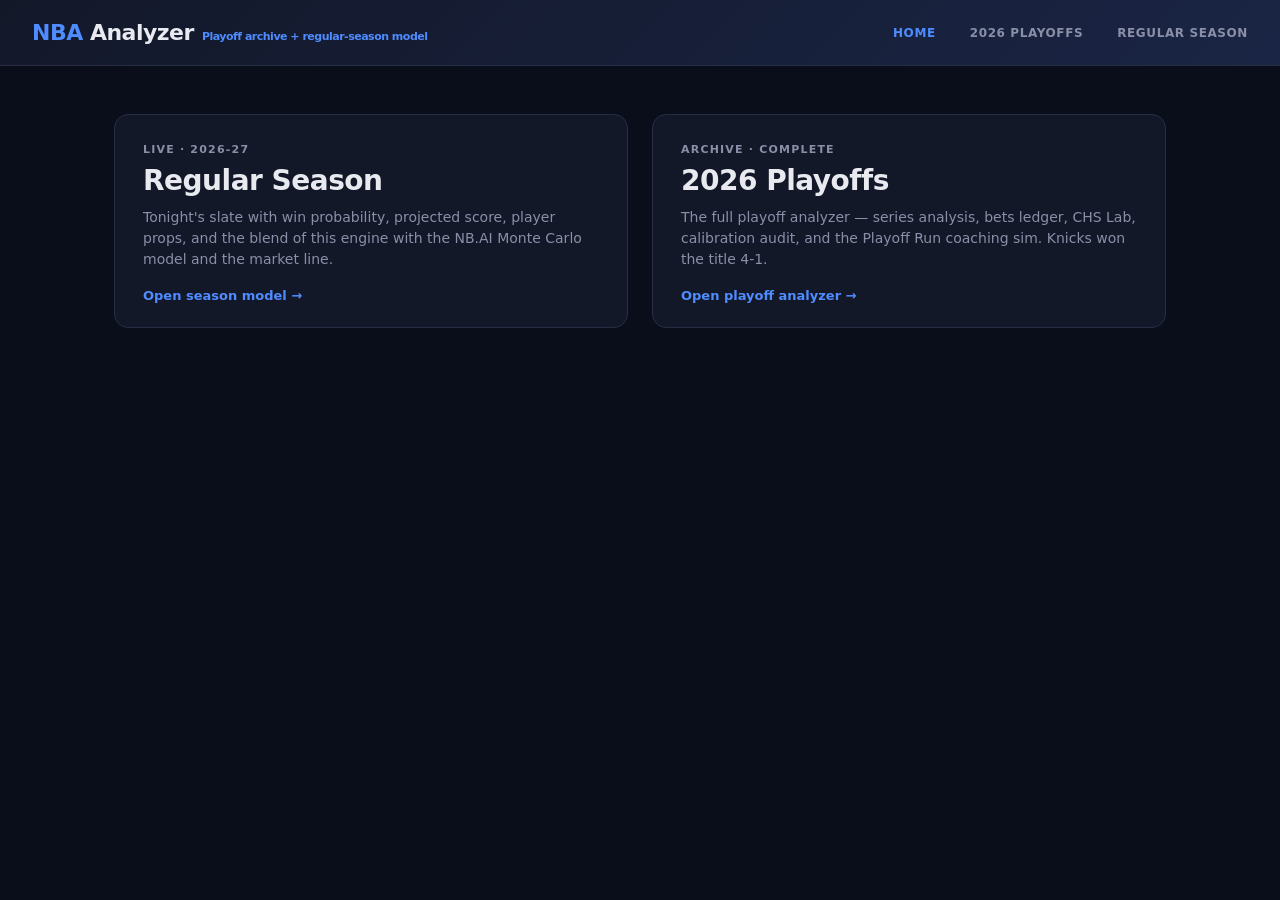
<file: index.html>
<!DOCTYPE html>
<html lang="en">
<head>
<meta charset="UTF-8">
<meta name="viewport" content="width=device-width, initial-scale=1.0">
<title>NBA Analyzer</title>
<link rel="stylesheet" href="css/styles.css?v=nav-2">
<link rel="stylesheet" href="css/season.css">
</head>
<body>

<div class="header">
  <h1><span>NBA</span> Analyzer<span class="header-sub">Playoff archive + regular-season model</span></h1>
  <div class="header-right site-nav">
    <a href="index.html" class="active">Home</a>
    <a href="playoffs.html">2026 Playoffs</a>
    <a href="season.html">Regular Season</a>
  </div>
</div>

<div class="landing">
  <a class="landing-card" href="season.html">
    <div class="landing-eyebrow">Live · 2026-27</div>
    <div class="landing-title">Regular Season</div>
    <div class="landing-body">Tonight's slate with win probability, projected score, player props, and the blend of this engine with the NB.AI Monte Carlo model and the market line.</div>
    <div class="landing-link">Open season model →</div>
  </a>
  <a class="landing-card" href="playoffs.html">
    <div class="landing-eyebrow">Archive · complete</div>
    <div class="landing-title">2026 Playoffs</div>
    <div class="landing-body">The full playoff analyzer — series analysis, bets ledger, CHS Lab, calibration audit, and the Playoff Run coaching sim. Knicks won the title 4-1.</div>
    <div class="landing-link">Open playoff analyzer →</div>
  </a>
</div>

</body>
</html>
</file>
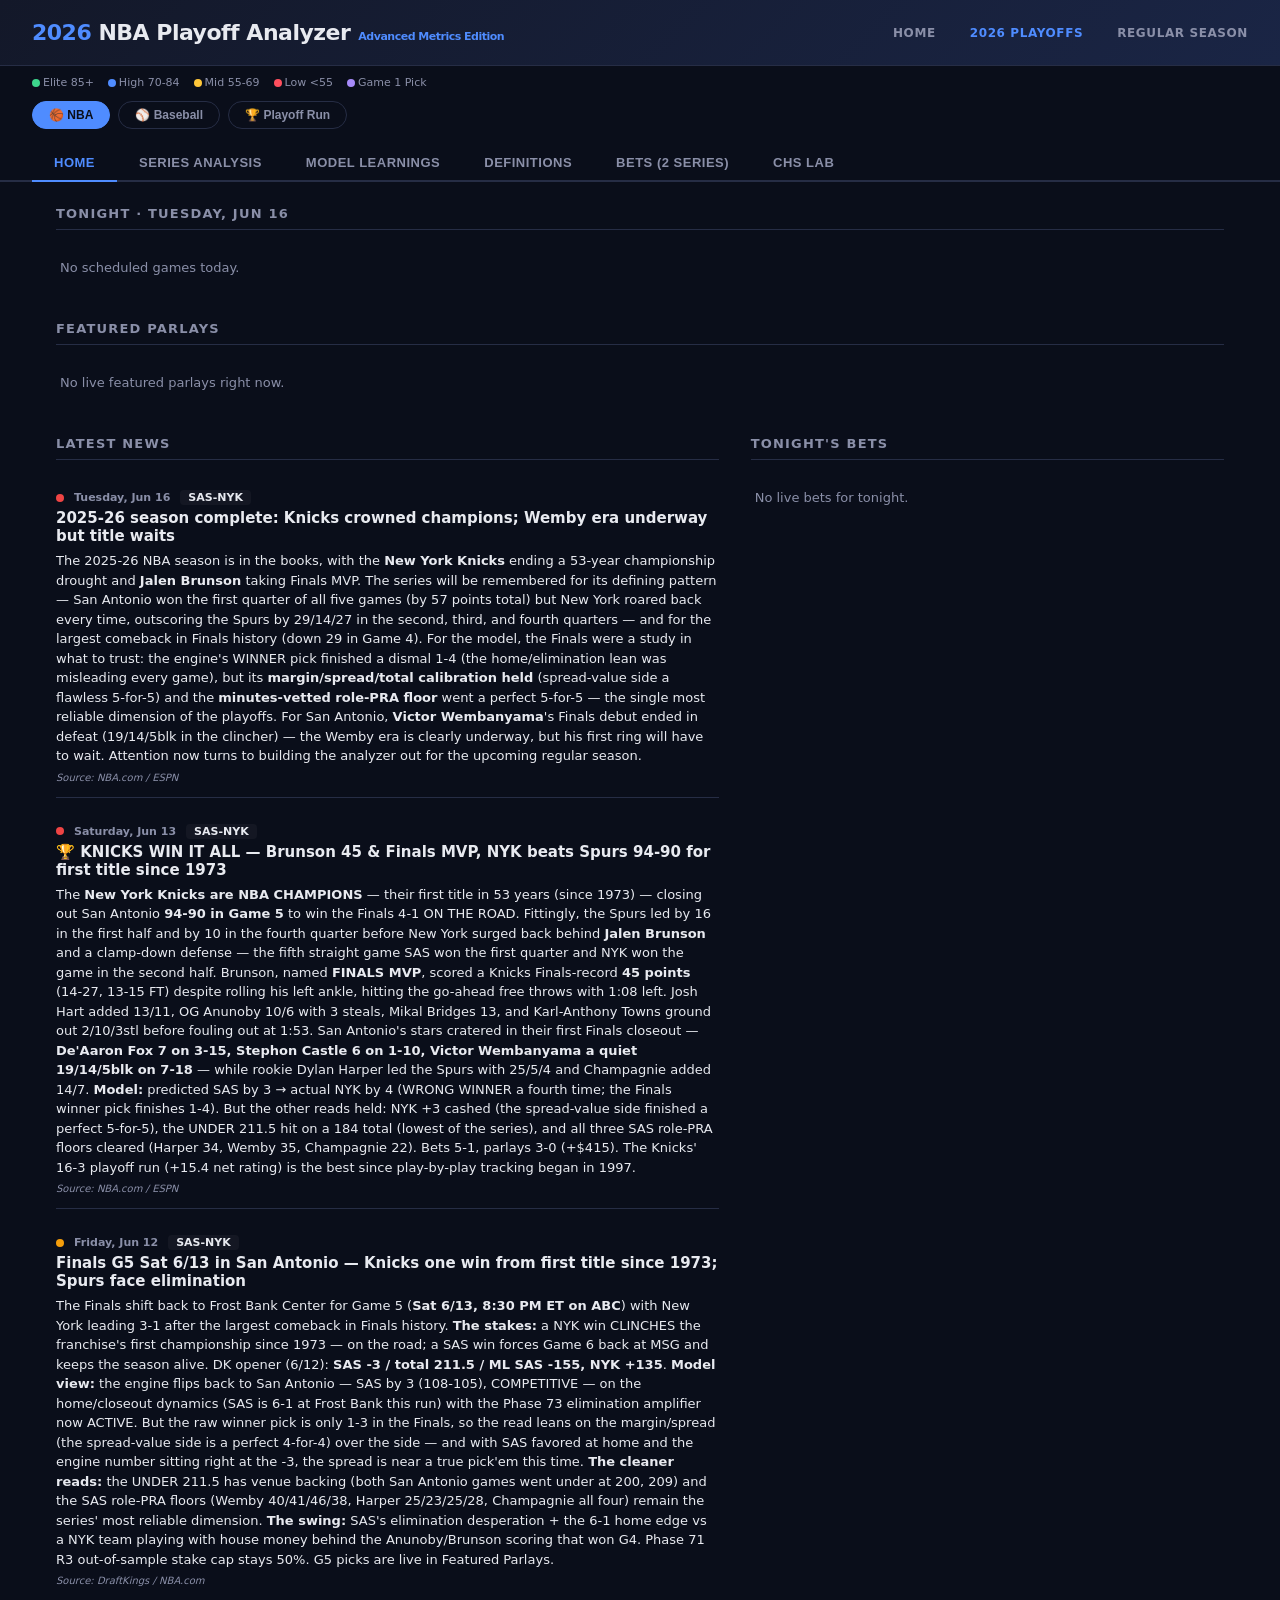
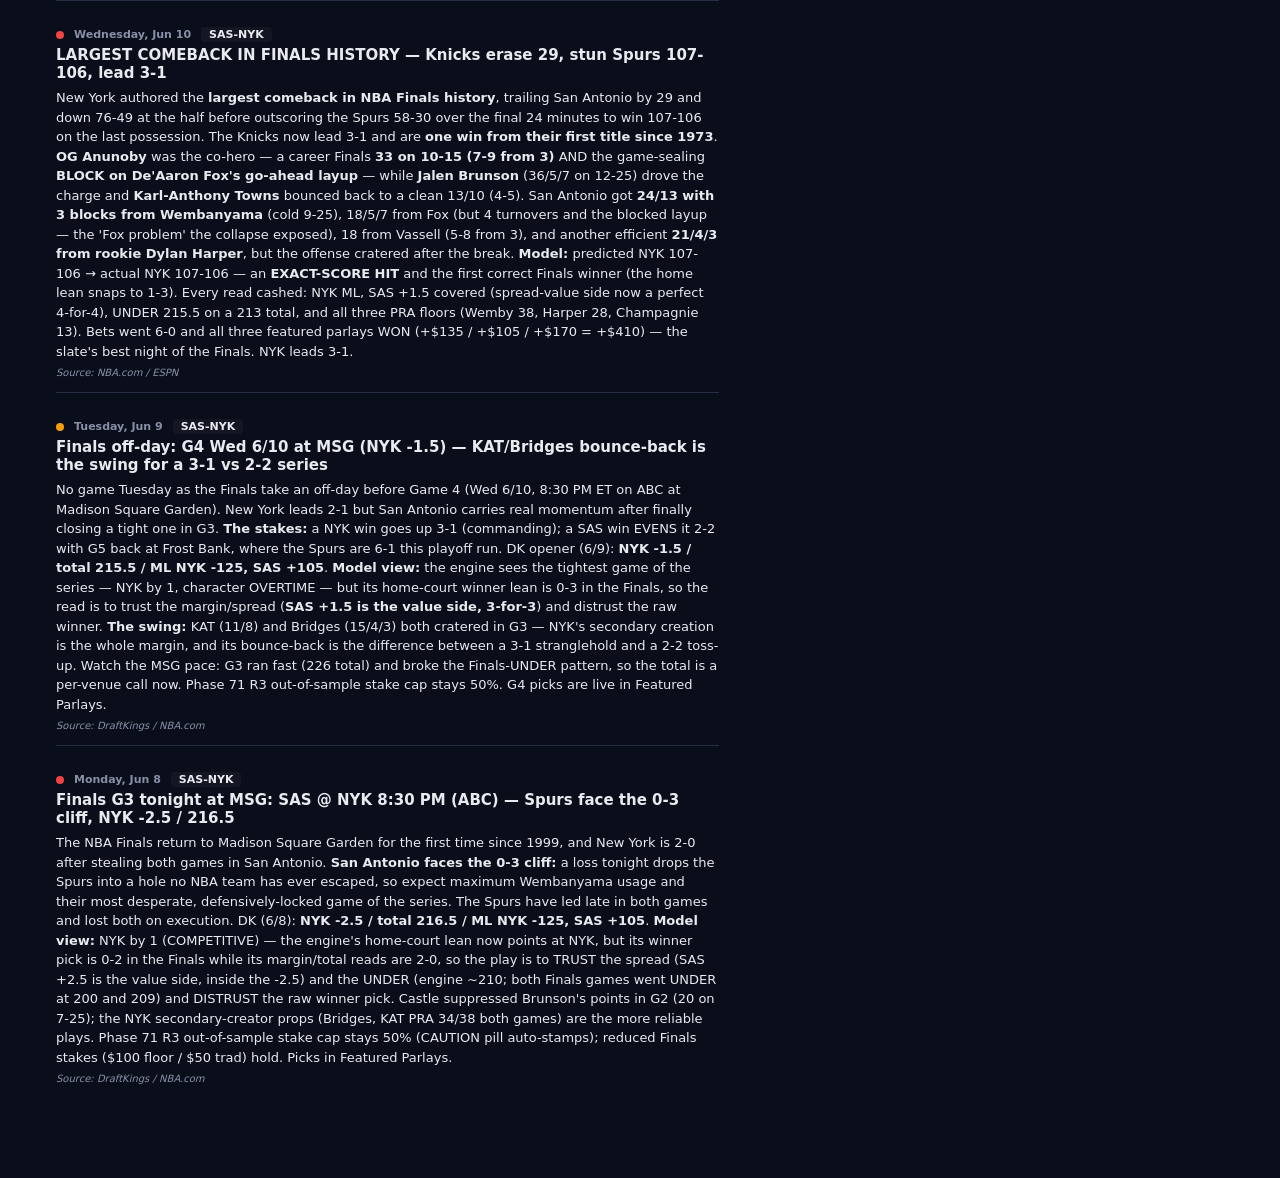
<file: playoffs.html>
<!DOCTYPE html>
<html lang="en">
<head>
<meta charset="UTF-8">
<meta name="viewport" content="width=device-width, initial-scale=1.0">
<title>2026 NBA Playoff Analyzer — Advanced Edition</title>
<link rel="stylesheet" href="css/styles.css?v=nav-2">
</head>
<body>

<div class="header">
  <h1><span>2026</span> NBA Playoff Analyzer<span class="header-sub">Advanced Metrics Edition</span></h1>
  <div class="header-right site-nav">
    <a href="index.html">Home</a>
    <a href="playoffs.html" class="active">2026 Playoffs</a>
    <a href="season.html">Regular Season</a>
  </div>
</div>

<div class="legend-bar">
  <div class="legend">
    <span><span class="legend-dot" style="background:var(--green)"></span>Elite 85+</span>
    <span><span class="legend-dot" style="background:var(--accent)"></span>High 70-84</span>
    <span><span class="legend-dot" style="background:var(--yellow)"></span>Mid 55-69</span>
    <span><span class="legend-dot" style="background:var(--red)"></span>Low &lt;55</span>
    <span><span class="legend-dot" style="background:var(--purple)"></span>Game 1 Pick</span>
  </div>
</div>

<div class="sport-switcher" id="sportSwitcher">
  <button class="sport-btn active" onclick="switchSport('nba')">🏀 NBA</button>
  <button class="sport-btn" onclick="switchSport('baseball')">⚾ Baseball</button>
  <button class="sport-btn" onclick="switchSport('game')">🏆 Playoff Run</button>
</div>
<div class="page-nav" id="pageNav">
  <button class="page-nav-btn active" onclick="switchPage('home')">Home</button>
  <button class="page-nav-btn" onclick="switchPage('series')">Series Analysis</button>
  <button class="page-nav-btn" onclick="switchPage('learnings')">Model Learnings</button>
  <button class="page-nav-btn" onclick="switchPage('definitions')">Definitions</button>
  <button class="page-nav-btn" onclick="switchPage('bets')">Bets</button>
  <button class="page-nav-btn" onclick="switchPage('chs-lab')">CHS Lab</button>
</div>
<div class="page-nav" id="pageNavMlb" style="display:none">
  <button class="page-nav-btn mlb-nav-btn active" onclick="switchBaseballPage('schedule')">Schedule</button>
  <button class="page-nav-btn mlb-nav-btn" onclick="switchBaseballPage('bets')">Bets</button>
</div>
<div class="tabs" id="tabs"></div>
<div class="main" id="main"></div>

<!-- Game Result Modal -->
<div class="modal-overlay" id="gameModal">
  <div class="modal">
    <h2 id="modalTitle">Update Game Result</h2>
    <label>Winning Team</label>
    <select id="modalWinner"></select>
    <label>Score (Winner)</label>
    <input type="number" id="modalScoreW" placeholder="e.g. 112">
    <label>Score (Loser)</label>
    <input type="number" id="modalScoreL" placeholder="e.g. 104">
    <label>Notable Performances (optional)</label>
    <textarea id="modalNotes" placeholder="e.g. LeBron 38pts 12reb, KD struggled 14pts on 5/19 shooting"></textarea>
    <div class="modal-btns">
      <button class="btn btn-primary" onclick="saveGameResult()">Save Result</button>
      <button class="btn btn-secondary" onclick="closeModal()">Cancel</button>
    </div>
  </div>
</div>

<!-- External Factor Modal -->
<div class="modal-overlay" id="factorModal">
  <div class="modal">
    <h2>Add External Factor</h2>
    <label>Team</label>
    <select id="factorTeam"></select>
    <label>Player Affected (optional)</label>
    <input type="text" id="factorPlayer" placeholder="e.g. Kevin Durant">
    <label>Factor Description</label>
    <textarea id="factorDesc" placeholder="e.g. Locker room tension after social media controversy"></textarea>
    <label>Impact on Rating</label>
    <select id="factorImpact">
      <option value="-10">Major Negative (-10)</option>
      <option value="-5">Moderate Negative (-5)</option>
      <option value="-3" selected>Minor Negative (-3)</option>
      <option value="0">Neutral (0)</option>
      <option value="3">Minor Positive (+3)</option>
      <option value="5">Moderate Positive (+5)</option>
      <option value="10">Major Positive (+10)</option>
    </select>
    <label>Category</label>
    <select id="factorCategory">
      <option value="personal">Personal / Off-Court</option>
      <option value="injury">Injury / Health</option>
      <option value="chemistry">Team Chemistry</option>
      <option value="motivation">Motivation / Narrative</option>
      <option value="role">Role Change</option>
    </select>
    <div class="modal-btns">
      <button class="btn btn-primary" onclick="saveExternalFactor()">Add Factor</button>
      <button class="btn btn-secondary" onclick="closeFactorModal()">Cancel</button>
    </div>
  </div>
</div>

<!-- ============================================================ -->
<!-- Scripts loaded in dependency order                            -->
<!-- ============================================================ -->

<!-- Data layer (no dependencies) -->
<script src="js/data/constants.js"></script>
<script src="js/data/series-data.js"></script>
<script src="js/data/boxscores.js"></script>
<script src="js/data/historical.js"></script>
<script src="js/data/bets-data.js"></script>
<script src="js/data/news.js"></script>
<script src="js/data/chs-ledger.js"></script>
<script src="js/data/chs-lab-ledger.js"></script>
<script src="js/data/user-bet-ledger.js"></script>

<!-- Validators (Tier 1.1) — must run AFTER data files load but BEFORE UI -->
<script src="js/validators.js"></script>

<!-- Utilities & state (depends on data) -->
<script src="js/utils.js"></script>
<script src="js/state.js"></script>

<!-- Calculation engine (depends on data + state + utils) -->
<script src="js/engine/fatigue.js"></script>
<script src="js/engine/chemistry.js"></script>
<script src="js/engine/matchups.js"></script>
<script src="js/engine/ratings.js"></script>
<script src="js/engine/scenarios.js"></script>
<script src="js/engine/projections.js"></script>
<script src="js/engine/simulation.js"></script>
<script src="js/engine/graduation.js"></script>
<script src="js/engine/auto-resolve.js"></script>
<script src="js/engine/projections-chs.js"></script>
<script src="js/engine/player-tendencies.js"></script>
<script src="js/engine/lineup-overrides.js"></script>
<script src="js/engine/monte-carlo.js"></script>
<script src="js/engine/parlay-builder.js"></script>
<script src="js/engine/edge-detector.js"></script>
<script src="js/engine/risk-controls.js"></script>
<script src="js/engine/risk-analytics.js"></script>

<!-- UI layer (depends on engine + state) -->
<script src="js/ui/components.js"></script>
<script src="js/ui/modals.js"></script>
<script src="js/ui/series-renderer.js"></script>
<script src="js/ui/learnings.js"></script>
<script src="js/ui/definitions.js"></script>
<script src="js/ui/bet-card.js"></script>
<script src="js/ui/bets.js"></script>
<script src="js/ui/home.js"></script>
<script src="js/ui/chs-lab.js"></script>
<script src="js/ui/navigation.js"></script>

<!-- ============================================================ -->
<!-- Baseball (MLB) — additive namespace, isolated MLB_* globals  -->
<!-- Loads after edge-detector/risk-controls (reuse) + navigation -->
<!-- (switchPage), before app.js. No NBA file is modified.         -->
<!-- ============================================================ -->
<script src="js/baseball/data/mlb-constants.js"></script>
<script src="js/baseball/data/mlb-schedule.js"></script>
<script src="js/baseball/data/mlb-bets.js"></script>
<script src="js/baseball/engine/mlb-validators.js"></script>
<script src="js/baseball/engine/mlb-projection.js"></script>
<script src="js/baseball/engine/mlb-monte-carlo.js"></script>
<script src="js/baseball/ui/baseball.js"></script>

<!-- ============================================================ -->
<!-- Playoff Run (coaching sim game) — additive js/game/ namespace  -->
<!-- Derives GAME_TEAM_DB from SERIES_DATA at load; GAME_* globals  -->
<!-- only. Entry: renderGameSection via switchSport('game').        -->
<!-- ============================================================ -->
<script src="js/game/data/game-constants.js"></script>
<script src="js/game/data/coach-profiles.js"></script>
<script src="js/game/data/team-db.js"></script>
<script src="js/game/engine/matchup-factory.js"></script>
<script src="js/game/engine/capacity.js"></script>
<script src="js/game/engine/regime.js"></script>
<script src="js/game/engine/trajectory.js"></script>
<script src="js/game/engine/coach-ai.js"></script>
<script src="js/game/engine/game-sim.js"></script>
<script src="js/game/engine/injury-gen.js"></script>
<script src="js/game/run-state.js"></script>
<script src="js/game/ui/game-ui.js"></script>

<!-- Boot -->
<script src="js/app.js"></script>

</body>
</html>
</file>
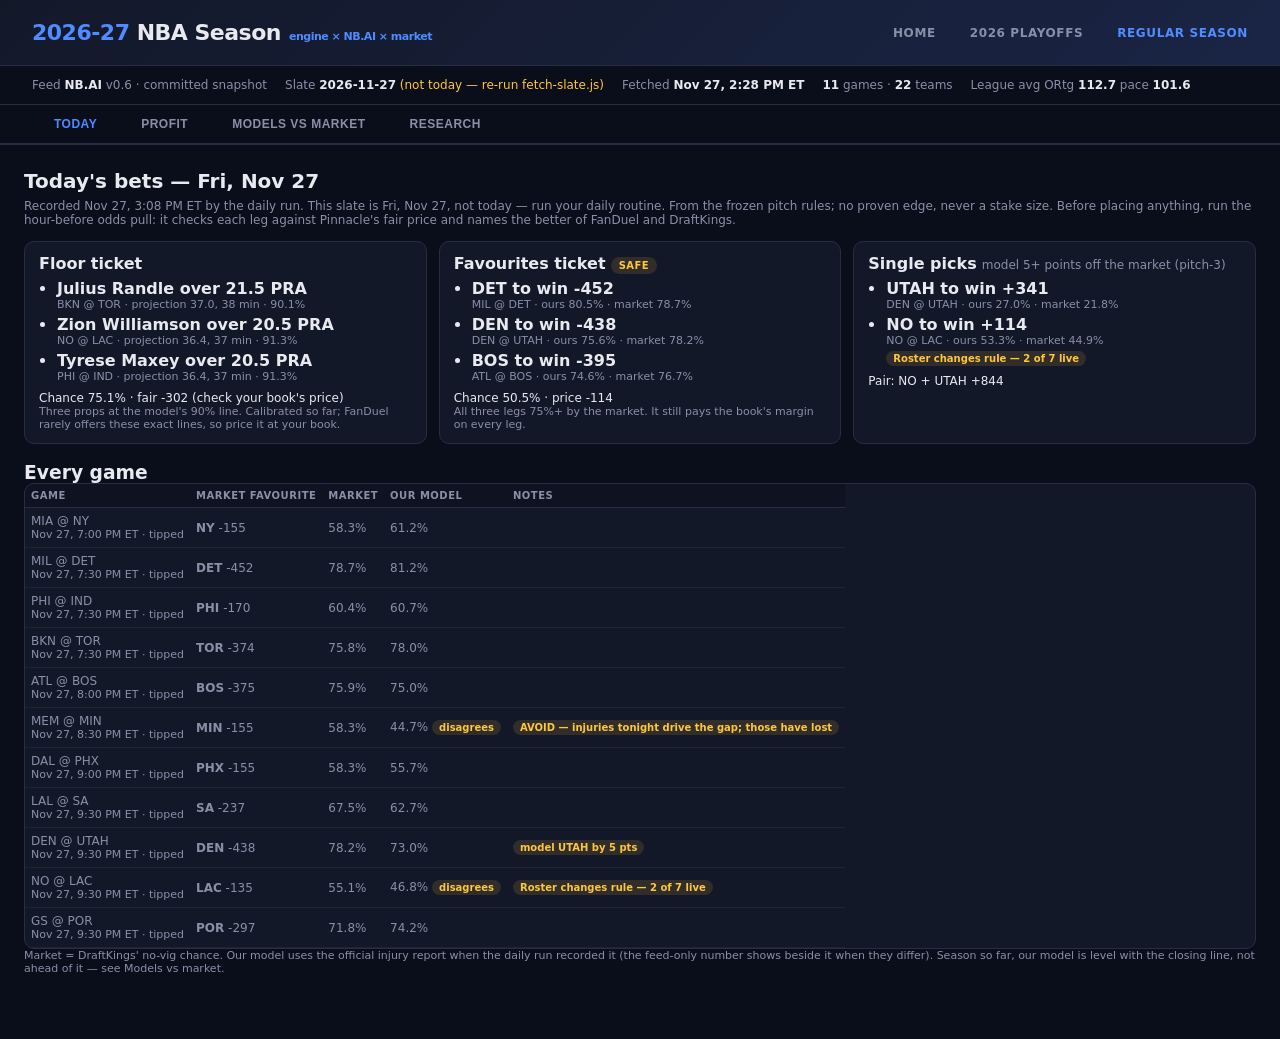
<file: season.html>
<!DOCTYPE html>
<html lang="en">
<head>
<meta charset="UTF-8">
<meta name="viewport" content="width=device-width, initial-scale=1.0">
<title>2026-27 NBA Season Model</title>
<link rel="stylesheet" href="css/styles.css?v=nav-2">
<link rel="stylesheet" href="css/season.css?v=2026-11-07.rotcap-14">
</head>
<body>

<div class="header">
  <h1><span>2026-27</span> NBA Season<span class="header-sub">engine × NB.AI × market</span></h1>
  <div class="header-right site-nav">
    <a href="index.html">Home</a>
    <a href="playoffs.html">2026 Playoffs</a>
    <a href="season.html" class="active">Regular Season</a>
  </div>
</div>

<div class="season-status" id="seasonStatus"></div>
<div class="season-tabs" id="seasonTabs"></div>
<div class="season-page" id="seasonMain"></div>

<!-- ?v= must change whenever the engine/constants change together (match
     SEASON_ENGINE_VERSION), or a cached old file can load beside a new one. -->
<!-- Data -->
<script src="js/season/data/season-constants.js?v=2026-11-07.rotcap-14"></script>
<script src="js/season/data/player-priors.js?v=2026-11-07.rotcap-14"></script>
<script src="js/season/data/chemistry-fit.js?v=2026-11-07.rotcap-14"></script>
<script src="js/season/data/aging-fit.js?v=2026-11-07.rotcap-14"></script>
<script src="js/season/data/slate-snapshot.js"></script>
<script src="js/season/data/season-ledger.js"></script>
<script src="js/season/data/props-ledger.js"></script>
<script src="js/season/data/pitch-ledger.js"></script>
<script src="js/season/data/pitch2-ledger.js"></script>
<script src="js/season/data/user-legs.js"></script>
<script src="js/season/data/season-replay.js?v=2026-11-07.rotcap-14"></script>
<script src="js/season/data/season-backfill.js"></script>
<script src="js/season/data/team-ratings.js?v=2026-11-07.rotcap-14"></script>
<!-- Engine -->
<script src="js/season/adapters.js?v=2026-11-07.rotcap-14"></script>
<script src="js/season/engine.js?v=2026-11-07.rotcap-14"></script>
<script src="js/season/props.js?v=2026-11-07.rotcap-14"></script>
<script src="js/season/ensemble.js?v=2026-11-07.rotcap-14"></script>
<script src="js/season/trust.js?v=2026-11-07.rotcap-14"></script>
<script src="js/season/ledger.js?v=2026-11-07.rotcap-14"></script>
<script src="js/season/props-ledger.js?v=2026-11-07.rotcap-14"></script>
<script src="js/season/parlay.js?v=2026-11-07.rotcap-14"></script>
<script src="js/season/pitch.js?v=2026-11-07.rotcap-14"></script>
<script src="js/season/pitch2.js?v=2026-11-07.rotcap-14"></script>
<script src="js/season/flat.js?v=2026-11-07.rotcap-14"></script>
<script src="js/season/fade.js?v=2026-11-07.rotcap-14"></script>
<script src="js/season/pitch3.js?v=2026-11-07.rotcap-14"></script>
<script src="js/season/all25.js?v=2026-11-07.rotcap-14"></script>
<script src="js/season/scoreboard.js?v=2026-11-07.rotcap-14"></script>
<!-- UI -->
<script src="js/season/ui.js?v=2026-11-07.rotcap-14"></script>
<script src="js/season/pages.js?v=2026-11-07.rotcap-14"></script>
<script>seasonBoot();</script>
</body>
</html>
</file>
<file: css/styles.css>
:root {
    --bg: #0a0e1a;
    --card: #131829;
    --card-hover: #1a2038;
    --accent: #4f8cff;
    --accent2: #ff6b4f;
    --green: #3dd68c;
    --yellow: #ffc73a;
    --red: #ff4f5e;
    --blue: #3b82f6;
    --text: #e8eaf0;
    --text-dim: #8a8fa8;
    --border: #262d45;
    --glass: rgba(19,24,41,0.85);
    /* Semantic tier colors — used across rating pills, adv stats, confidence badges, risk tiers */
    --tier-elite: var(--green);
    --tier-high: var(--accent);
    --tier-mid: var(--yellow);
    --tier-low: var(--red);
    --purple: #a78bfa;
  }
  * { margin:0; padding:0; box-sizing:border-box; }
  body { font-family: 'Segoe UI', system-ui, -apple-system, sans-serif; background: var(--bg); color: var(--text); min-height:100vh; }

  .header { background: linear-gradient(135deg, #131829 0%, #1a2545 100%); border-bottom: 1px solid var(--border); padding: 20px 32px; display:flex; align-items:center; justify-content:space-between; position:sticky; top:0; z-index:100; flex-wrap:wrap; gap:10px; }
  .header h1 { font-size:22px; font-weight:700; letter-spacing:-0.5px; }
  .header h1 span { color: var(--accent); }
  .header-sub { font-size:11px; color:var(--text-dim); margin-left:8px; }
  .header-right { display:flex; gap:16px; align-items:center; flex-wrap:wrap; }
  /* Site navigation — the same bar on every page (index, playoffs, season) */
  .site-nav a { color:var(--text-dim); text-decoration:none; font-size:12px; font-weight:700; text-transform:uppercase; letter-spacing:0.6px; margin-left:18px; }
  .site-nav a:first-child { margin-left:0; }
  .site-nav a:hover, .site-nav a.active { color:var(--accent); }
  .legend-bar { padding:10px 32px 0; background:var(--bg); }
  .legend { display:flex; gap:14px; font-size:11px; color:var(--text-dim); }
  .legend-dot { width:8px; height:8px; border-radius:50%; display:inline-block; margin-right:3px; vertical-align:middle; }

  /* Playoff round navigation (Phase 42 — Multi-Round) */
  .playoff-round-tabs { display:flex; gap:0; padding:0 32px; background:var(--bg); border-bottom:2px solid var(--border); }
  .playoff-round-tab { padding:10px 20px; cursor:pointer; font-size:12px; font-weight:700; color:var(--text-dim); border-bottom:3px solid transparent; transition:all 0.2s; display:flex; flex-direction:column; align-items:center; gap:2px; }
  .playoff-round-tab:hover { color:var(--text); background:rgba(79,140,255,0.05); }
  .playoff-round-tab.active { color:var(--accent); border-bottom-color:var(--accent); }
  .playoff-round-label { font-size:13px; }
  .playoff-round-count { font-size:10px; color:var(--text-dim); opacity:0.7; }
  .playoff-round-tab.active .playoff-round-count { color:var(--accent); opacity:1; }
  @media (max-width:700px) { .playoff-round-tabs { padding:0 12px; } .playoff-round-tab { padding:8px 12px; } .playoff-round-label { font-size:11px; } }
  @media (max-width:480px) { .playoff-round-tab { padding:6px 8px; } .playoff-round-label { font-size:10px; } .playoff-round-count { font-size:9px; } }

  .tabs { display:flex; flex-direction:column; gap:0; background: var(--bg); overflow-x:auto; }
  .main { padding:0 32px 32px; }

  /* Simulation panel wrapper */
  .sim-panel { margin-top:12px; }

  /* Scrollable table wrapper for wide tables on mobile */
  .scrollable-table-wrapper { overflow-x:auto; -webkit-overflow-scrolling:touch; }

  .g1-confidence { display:inline-block; padding:4px 12px; border-radius:20px; font-size:11px; font-weight:700; margin-top:8px; }
  .g1-confidence.high { background:rgba(61,214,140,0.15); color:var(--green); }
  .g1-confidence.medium { background:rgba(255,199,58,0.15); color:var(--yellow); }
  .g1-confidence.medium-high { background:rgba(61,214,140,0.1); color:var(--accent); }
  .g1-confidence.low { background:rgba(255,79,94,0.15); color:var(--red); }

  /* Win prob */
  .win-prob-container { background: var(--card); border-radius:12px; padding:20px; border:1px solid var(--border); margin-bottom:20px; }
  .win-prob-bar { display:flex; height:40px; border-radius:8px; overflow:hidden; }
  .win-prob-side { display:flex; align-items:center; justify-content:center; font-weight:700; font-size:16px; transition:width 0.5s ease; }

  /* Team Advanced Stats */
  .team-adv { display:grid; grid-template-columns:1fr 1fr; gap:16px; margin-bottom:20px; }
  .team-adv-card { background: var(--card); border-radius:12px; padding:18px; border:1px solid var(--border); }
  .team-adv-card .team-name { font-size:14px; font-weight:700; margin-bottom:12px; display:flex; align-items:center; gap:8px; }
  .team-adv-card .team-color-bar { width:4px; height:18px; border-radius:2px; }
  .adv-stats-grid { display:grid; grid-template-columns:repeat(auto-fit, minmax(90px,1fr)); gap:8px; }
  .adv-stat { text-align:center; padding:8px 4px; border-radius:8px; background:rgba(0,0,0,0.15); }
  .adv-stat .s-label { font-size:9px; color:var(--text-dim); text-transform:uppercase; letter-spacing:0.3px; }
  .adv-stat .s-val { font-size:16px; font-weight:700; margin-top:2px; }
  .adv-stat .s-rank { font-size:10px; color:var(--text-dim); }
  .adv-stat.elite .s-val { color:var(--tier-elite); }
  .adv-stat.good .s-val { color:var(--tier-high); }
  .adv-stat.avg .s-val { color:var(--tier-mid); }
  .adv-stat.poor .s-val { color:var(--tier-low); }

  /* Rating cards */
  .rating-breakdown { display:grid; grid-template-columns: repeat(auto-fit, minmax(180px, 1fr)); gap:12px; margin-bottom:20px; }
  .rating-card { background: var(--card); border-radius:10px; padding:16px; border:1px solid var(--border); }
  .rating-card .label { font-size:10px; color:var(--text-dim); text-transform:uppercase; letter-spacing:0.5px; margin-bottom:6px; }
  .rating-card .value { font-size:22px; font-weight:700; }
  .rating-card .sub { font-size:11px; color:var(--text-dim); margin-top:4px; }

  /* Player tables */
  .roster-section { margin-bottom:24px; }
  .roster-title { font-size:15px; font-weight:700; margin-bottom:12px; display:flex; align-items:center; gap:10px; }
  .roster-title .team-color { width:4px; height:20px; border-radius:2px; }
  table { width:100%; border-collapse:collapse; background: var(--card); border-radius:10px; overflow:hidden; border:1px solid var(--border); }
  th { padding:8px 10px; text-align:left; font-size:10px; color:var(--text-dim); text-transform:uppercase; letter-spacing:0.4px; background:rgba(0,0,0,0.2); font-weight:600; white-space:nowrap; }
  td { padding:8px 10px; font-size:12px; border-top:1px solid var(--border); }
  tr:hover td { background:rgba(79,140,255,0.05); }
  .player-name { font-weight:600; white-space:nowrap; }
  .pos-badge { font-size:9px; padding:2px 5px; border-radius:4px; background:rgba(79,140,255,0.15); color:var(--accent); font-weight:600; margin-left:4px; }
  .rating-pill { display:inline-block; padding:2px 8px; border-radius:10px; font-weight:700; font-size:12px; min-width:36px; text-align:center; }
  .rating-elite { background:rgba(61,214,140,0.15); color:var(--tier-elite); }
  .rating-high { background:rgba(79,140,255,0.15); color:var(--tier-high); }
  .rating-mid { background:rgba(255,199,58,0.15); color:var(--tier-mid); }
  .rating-low { background:rgba(255,79,94,0.15); color:var(--tier-low); }
  .injury-tag { font-size:9px; padding:2px 5px; border-radius:4px; background:rgba(255,79,94,0.15); color:var(--red); font-weight:600; margin-left:4px; }
  .factor-cell { max-width:180px; }
  .factor-note { font-size:11px; color:var(--text-dim); font-style:italic; }
  .adv-cell { font-size:11px; font-family:'Courier New',monospace; }

  /* Synergy */
  .synergy-section { background: var(--card); border-radius:12px; padding:18px; border:1px solid var(--border); margin-bottom:20px; }
  .synergy-title { font-size:14px; font-weight:700; margin-bottom:14px; }
  .lineup-row { display:flex; align-items:center; gap:12px; padding:10px 0; border-bottom:1px solid var(--border); flex-wrap:wrap; }
  .lineup-row:last-child { border-bottom:none; }
  .lineup-players { display:flex; gap:4px; flex-wrap:wrap; flex:1; }
  .lineup-player-chip { font-size:10px; padding:3px 7px; border-radius:5px; background:rgba(79,140,255,0.1); color:var(--accent); font-weight:500; }
  .synergy-score { font-weight:700; font-size:14px; min-width:36px; text-align:center; }
  .synergy-note { font-size:11px; color:var(--text-dim); max-width:300px; }

  /* SPM Chemistry (Maymin et al.) */
  .spm-section { background: linear-gradient(135deg, var(--card) 0%, #1a1a2e 100%); border-radius:12px; padding:20px; border:1px solid rgba(79,140,255,0.25); margin-bottom:20px; }
  .spm-title { font-size:14px; font-weight:700; margin-bottom:4px; color:var(--accent); }
  .spm-subtitle { font-size:10px; color:var(--text-dim); margin-bottom:14px; font-style:italic; }
  .spm-grid { display:grid; grid-template-columns:1fr 1fr; gap:14px; }
  .spm-team-card { background:rgba(0,0,0,0.2); border-radius:10px; padding:14px; }
  .spm-team-name { font-size:12px; font-weight:700; margin-bottom:10px; display:flex; align-items:center; gap:6px; }
  .spm-meter { height:8px; border-radius:4px; background:rgba(255,255,255,0.05); margin-bottom:6px; overflow:hidden; position:relative; }
  .spm-meter-fill { height:100%; border-radius:4px; transition:width 0.5s ease; }
  .spm-skill-row { display:flex; align-items:center; gap:8px; margin-bottom:6px; }
  .spm-skill-label { font-size:10px; color:var(--text-dim); min-width:80px; }
  .spm-skill-val { font-size:11px; font-weight:600; min-width:30px; text-align:right; }
  .spm-chem-score { text-align:center; padding:10px; margin-top:8px; border-radius:8px; background:rgba(0,0,0,0.15); }
  .spm-chem-score .label { font-size:9px; color:var(--text-dim); text-transform:uppercase; letter-spacing:0.5px; }
  .spm-chem-score .val { font-size:20px; font-weight:800; }
  .spm-verdict { font-size:10px; margin-top:4px; font-style:italic; }
  .spm-synergy-bar { display:flex; gap:4px; margin-top:6px; }
  .spm-synergy-chip { font-size:9px; padding:2px 6px; border-radius:4px; font-weight:600; }
  .spm-synergy-chip.positive { background:rgba(61,214,140,0.15); color:var(--green); }
  .spm-synergy-chip.negative { background:rgba(255,79,94,0.15); color:var(--red); }
  .spm-synergy-chip.neutral { background:rgba(255,199,58,0.15); color:var(--yellow); }

  /* On/Off Impact Section */
  .onoff-section { background: var(--card); border-radius:12px; padding:20px; border:1px solid var(--border); margin-bottom:20px; }
  .onoff-title { font-size:14px; font-weight:700; margin-bottom:14px; }
  .onoff-grid { display:grid; grid-template-columns:1fr 1fr; gap:14px; }
  .onoff-team { background:rgba(0,0,0,0.15); border-radius:10px; padding:14px; }
  .onoff-team-name { font-size:12px; font-weight:700; margin-bottom:10px; }
  .onoff-player { display:flex; align-items:center; justify-content:space-between; padding:4px 0; border-bottom:1px solid rgba(255,255,255,0.03); }
  .onoff-player:last-child { border-bottom:none; }
  .onoff-name { font-size:11px; }
  .onoff-val { font-size:12px; font-weight:700; min-width:50px; text-align:right; }
  .onoff-bar { width:60px; height:6px; border-radius:3px; background:rgba(255,255,255,0.05); overflow:hidden; margin-left:8px; }
  .onoff-bar-fill { height:100%; border-radius:3px; }

  /* External factors */
  .ext-factors { background: var(--card); border-radius:12px; padding:20px; border:1px solid var(--border); margin-bottom:20px; }
  .ext-factors-title { font-size:14px; font-weight:700; margin-bottom:14px; }
  .ext-factor-item { display:flex; gap:12px; padding:8px 0; border-bottom:1px solid var(--border); align-items:flex-start; }
  .ext-factor-item:last-child { border-bottom:none; }
  .ext-impact { font-size:11px; padding:3px 8px; border-radius:6px; font-weight:700; white-space:nowrap; }
  .ext-impact.negative { background:rgba(255,79,94,0.15); color:var(--red); }
  .ext-impact.positive { background:rgba(61,214,140,0.15); color:var(--green); }
  .ext-impact.neutral { background:rgba(255,199,58,0.15); color:var(--yellow); }
  .ext-desc { font-size:12px; line-height:1.5; }
  .ext-desc strong { color:var(--text); }
  .add-factor-btn { display:inline-flex; align-items:center; gap:6px; padding:8px 14px; border-radius:8px; background:rgba(255,199,58,0.1); color:var(--yellow); border:1px dashed rgba(255,199,58,0.3); cursor:pointer; font-size:12px; font-weight:600; margin-top:10px; transition:all 0.2s; }
  .add-factor-btn:hover { background:rgba(255,199,58,0.2); }

  /* Game log */

  /* Methodology */
  .methodology { background: var(--card); border-radius:12px; padding:20px; border:1px solid var(--border); margin-bottom:20px; }
  .methodology summary { font-size:14px; font-weight:700; cursor:pointer; padding:4px 0; }
  .methodology .content { margin-top:14px; font-size:12px; line-height:1.7; color:var(--text-dim); }
  .methodology .content strong { color:var(--text); }
  .formula { background:rgba(0,0,0,0.3); padding:8px 12px; border-radius:8px; font-family:'Courier New',monospace; font-size:11px; margin:8px 0; color:var(--accent); overflow-x:auto; }

  /* Modal */
  .modal-overlay { display:none; position:fixed; top:0; left:0; right:0; bottom:0; background:rgba(0,0,0,0.7); z-index:200; align-items:center; justify-content:center; }
  .modal-overlay.open { display:flex; }
  .modal { background:var(--card); border-radius:16px; padding:24px; max-width:560px; width:90%; max-height:85vh; overflow-y:auto; border:1px solid var(--border); }
  .modal h2 { font-size:17px; margin-bottom:14px; }
  .modal label { display:block; font-size:11px; color:var(--text-dim); margin-bottom:4px; margin-top:10px; text-transform:uppercase; }
  .modal input, .modal select, .modal textarea { width:100%; padding:9px 11px; border-radius:8px; border:1px solid var(--border); background:var(--bg); color:var(--text); font-size:13px; }
  .modal textarea { min-height:50px; resize:vertical; }
  .modal-btns { display:flex; gap:10px; margin-top:16px; }
  .btn { padding:9px 18px; border-radius:8px; font-weight:600; font-size:13px; cursor:pointer; border:none; transition:all 0.2s; }
  .btn-primary { background:var(--accent); color:#fff; }
  .btn-primary:hover { background:#3a7aee; }
  .btn-secondary { background:var(--border); color:var(--text); }

  .data-sources { font-size:11px; color:var(--text-dim); padding:16px 0; border-top:1px solid var(--border); margin-top:16px; line-height:1.6; }
  .data-sources a { color:var(--accent); text-decoration:none; }

  /* Evidence Log */
  .ev-verified { background:rgba(61,214,140,0.15); color:var(--green); }
  .ev-partial { background:rgba(255,199,58,0.15); color:var(--yellow); }
  .ev-uncertain { background:rgba(255,79,94,0.15); color:var(--red); }

  /* Model Lessons */
  .lessons-banner { background:linear-gradient(135deg, #1a1a2e 0%, #2d1b3d 100%); border-radius:12px; padding:18px; border:1px solid rgba(167,139,250,0.3); margin-bottom:20px; }
  .lessons-title { font-size:13px; font-weight:700; color:var(--purple); margin-bottom:10px; text-transform:uppercase; letter-spacing:0.5px; }
  .lesson-item { font-size:12px; color:var(--text-dim); line-height:1.6; padding:6px 0; border-bottom:1px solid rgba(255,255,255,0.05); }
  .lesson-item:last-child { border-bottom:none; }
  .lesson-item strong { color:var(--text); }
  .lesson-label { font-size:10px; padding:2px 6px; border-radius:4px; font-weight:700; margin-right:6px; }
  /* Case-insensitive via lowercase classes — data normalized in JS */
  .lesson-label.overweighted { background:rgba(255,79,94,0.15); color:var(--red); }
  .lesson-label.underweighted { background:rgba(255,199,58,0.15); color:var(--yellow); }
  .lesson-label.missed { background:rgba(79,140,255,0.15); color:var(--accent); }
  .lesson-label.correct { background:rgba(61,214,140,0.15); color:var(--green); }

  /* Game 2 Prediction Banner */

  /* Game History Section */

  /* Coaching & Lineup Intelligence */
  .coaching-section { background: linear-gradient(135deg, var(--card) 0%, #2d2210 100%); border-radius:12px; padding:20px; border:1px solid rgba(255,199,58,0.25); margin-bottom:20px; }
  .coaching-title { font-size:14px; font-weight:700; margin-bottom:4px; color:var(--yellow); }
  .coaching-subtitle { font-size:10px; color:var(--text-dim); margin-bottom:14px; font-style:italic; }
  .coaching-grid { display:grid; grid-template-columns:1fr 1fr; gap:14px; margin-bottom:16px; }
  .coach-card { background:rgba(0,0,0,0.2); border-radius:10px; padding:14px; }
  .coach-name { font-size:15px; font-weight:800; margin-bottom:8px; display:flex; align-items:center; gap:8px; }
  .coach-name .coach-label { font-size:9px; color:var(--text-dim); text-transform:uppercase; letter-spacing:0.5px; }
  .coach-record { font-size:11px; color:var(--text-dim); margin-bottom:10px; }
  .coach-record strong { color:var(--yellow); }
  .coach-tendency { font-size:12px; color:var(--text-dim); line-height:1.6; padding:8px 10px; border-radius:8px; background:rgba(0,0,0,0.15); margin-bottom:8px; }
  .coach-tendency strong { color:var(--text); }
  .coach-detail { font-size:11px; color:var(--text-dim); line-height:1.5; padding:6px 0; border-bottom:1px solid rgba(255,255,255,0.05); }
  .coach-detail:last-child { border-bottom:none; }
  .coach-detail-label { font-size:9px; text-transform:uppercase; letter-spacing:0.4px; color:var(--yellow); font-weight:700; margin-bottom:2px; }
  .lineup-data-section { background:rgba(0,0,0,0.15); border-radius:10px; padding:14px; margin-bottom:16px; }
  .lineup-data-title { font-size:13px; font-weight:700; margin-bottom:12px; color:var(--yellow); }
  .lineup-stat-row { display:flex; align-items:center; gap:10px; padding:10px 12px; border-radius:8px; background:rgba(0,0,0,0.2); margin-bottom:6px; flex-wrap:wrap; }
  .lineup-stat-row:last-child { margin-bottom:0; }
  .lineup-stat-row .team-label { font-size:11px; font-weight:700; min-width:40px; }
  .lineup-stat-row .lineup-players-list { display:flex; gap:3px; flex-wrap:wrap; flex:1; }
  .lineup-stat-row .lineup-player-chip { font-size:10px; padding:2px 6px; border-radius:4px; background:rgba(255,199,58,0.1); color:var(--yellow); font-weight:500; }
  .lineup-stat-row .lineup-stats { display:flex; gap:12px; font-size:11px; flex-wrap:wrap; }
  .lineup-stat-row .lineup-stats .ls { text-align:center; }
  .lineup-stat-row .lineup-stats .ls .ls-label { font-size:8px; color:var(--text-dim); text-transform:uppercase; letter-spacing:0.3px; }
  .lineup-stat-row .lineup-stats .ls .ls-val { font-weight:700; }
  .lineup-stat-row .lineup-note { font-size:10px; color:var(--text-dim); font-style:italic; width:100%; margin-top:4px; }
  .role-change-section { background:rgba(0,0,0,0.15); border-radius:10px; padding:14px; }
  .role-change-title { font-size:13px; font-weight:700; margin-bottom:12px; color:var(--yellow); }
  .role-change-item { display:flex; align-items:flex-start; gap:10px; padding:8px 10px; border-radius:8px; background:rgba(0,0,0,0.2); margin-bottom:6px; flex-wrap:wrap; }
  .role-change-item:last-child { margin-bottom:0; }
  .role-change-item .rc-player { font-size:12px; font-weight:700; min-width:100px; }
  .role-change-item .rc-team { font-size:9px; padding:2px 5px; border-radius:4px; background:rgba(255,199,58,0.15); color:var(--yellow); font-weight:600; margin-left:4px; }
  .role-change-item .rc-arrow { font-size:14px; min-width:20px; text-align:center; }
  .role-change-item .rc-arrow.up { color:var(--green); }
  .role-change-item .rc-arrow.down { color:var(--red); }
  .role-change-item .rc-arrow.same { color:var(--yellow); }
  .role-change-item .rc-roles { flex:1; min-width:200px; }
  .role-change-item .rc-from { font-size:11px; color:var(--text-dim); }
  .role-change-item .rc-to { font-size:11px; color:var(--text); font-weight:600; }
  .role-change-item .rc-reason { font-size:10px; color:var(--text-dim); font-style:italic; margin-top:2px; }

  /* Page Navigation (top-level) */
  .page-nav { display:flex; gap:0; padding:16px 32px 0; background:var(--bg); border-bottom:2px solid var(--border); }
  .page-nav-btn { padding:10px 22px; cursor:pointer; font-size:13px; font-weight:700; background:transparent; color:var(--text-dim); border:none; border-bottom:2px solid transparent; margin-bottom:-2px; transition:all 0.2s; text-transform:uppercase; letter-spacing:0.5px; }
  .page-nav-btn:hover { color:var(--text); background:rgba(255,255,255,0.03); }
  .page-nav-btn.active { color:var(--accent); border-bottom-color:var(--accent); }
  /* Sport switcher (NBA <-> Baseball) — additive, baseball scaffold */
  .sport-switcher { display:flex; flex-wrap:wrap; gap:8px; padding:12px 32px 0; background:var(--bg); }
  .sport-btn { padding:6px 16px; cursor:pointer; font-size:12px; font-weight:700; background:transparent; color:var(--text-dim); border:1px solid var(--border); border-radius:20px; transition:all 0.2s; }
  .sport-btn:hover { color:var(--text); border-color:var(--text-dim); }
  .sport-btn.active { color:var(--bg); background:var(--accent); border-color:var(--accent); }
  a.sport-btn { text-decoration:none; display:inline-flex; align-items:center; }

  /* Learnings & Definitions Pages */
  .page-content { padding:24px 32px 32px; }
  .page-header { font-size:22px; font-weight:800; margin-bottom:6px; }
  .page-subheader { font-size:13px; color:var(--text-dim); margin-bottom:24px; line-height:1.6; }

  .learning-timeline { position:relative; padding-left:0; }
  .learning-entry { position:relative; margin-bottom:16px; padding:0 16px; }
  .learning-phase { font-size:10px; font-weight:700; text-transform:uppercase; letter-spacing:0.6px; color:var(--accent); margin-bottom:4px; }
  .learning-title { font-size:14px; font-weight:700; color:var(--text); margin-bottom:6px; }
  .learning-date { font-size:11px; color:var(--text-dim); margin-bottom:6px; }
  .learning-body { font-size:12px; color:var(--text-dim); line-height:1.7; }
  .learning-body strong { color:var(--text); }
  .learning-tag { display:inline-block; font-size:10px; padding:2px 8px; border-radius:4px; font-weight:600; margin-right:4px; margin-top:6px; }
  .learning-tag.model { background:rgba(79,140,255,0.15); color:var(--accent); }
  .learning-tag.data { background:rgba(61,214,140,0.15); color:var(--green); }
  .learning-tag.bug { background:rgba(255,79,94,0.15); color:var(--red); }
  .learning-tag.backtest { background:rgba(167,139,250,0.15); color:var(--purple); }
  /* Phase box — collapsible */
  .phase-box { background:var(--card); border:1px solid var(--border); border-radius:12px; margin-bottom:12px; overflow:hidden; }
  .phase-box[open] { border-color:rgba(155,135,245,0.4); }
  .phase-box summary { padding:14px 18px; cursor:pointer; display:flex; align-items:center; gap:12px; user-select:none; list-style:none; }
  .phase-box summary::-webkit-details-marker { display:none; }
  .phase-box summary::before { content:'▸'; font-size:14px; color:var(--accent); transition:transform 0.2s; min-width:14px; }
  .phase-box[open] summary::before { transform:rotate(90deg); }
  .phase-summary-title { font-size:14px; font-weight:800; color:var(--text); }
  .phase-summary-count { font-size:10px; padding:2px 8px; border-radius:10px; background:rgba(79,140,255,0.15); color:var(--accent); font-weight:700; }
  .phase-summary-desc { font-size:11px; color:var(--text-dim); margin-left:auto; max-width:50%; text-align:right; }
  .phase-box-content { padding:4px 8px 12px; border-top:1px solid var(--border); }
  @media (max-width:700px) { .phase-summary-desc { display:none; } }

  .def-grid { display:grid; grid-template-columns:repeat(auto-fill, minmax(320px, 1fr)); gap:14px; }
  .def-card { background:var(--card); border:1px solid var(--border); border-radius:10px; padding:16px; transition:border-color 0.2s; }
  .def-card:hover { border-color:var(--accent); }
  .def-term { font-size:15px; font-weight:800; color:var(--accent); margin-bottom:2px; display:flex; align-items:center; gap:8px; }
  .def-term .def-abbr { font-size:10px; padding:2px 6px; border-radius:4px; background:rgba(79,140,255,0.15); color:var(--accent); font-weight:700; }
  .def-formula { font-size:11px; font-family:monospace; color:var(--yellow); background:rgba(0,0,0,0.3); padding:6px 10px; border-radius:6px; margin:8px 0; display:block; overflow-x:auto; }
  .def-desc { font-size:12px; color:var(--text-dim); line-height:1.6; }
  .def-desc strong { color:var(--text); }
  .def-category { font-size:10px; font-weight:700; text-transform:uppercase; letter-spacing:0.5px; margin-bottom:16px; padding-bottom:8px; border-bottom:1px solid var(--border); }
  .def-category.player { color:var(--green); border-color:rgba(61,214,140,0.3); }
  .def-category.team { color:var(--accent); border-color:rgba(79,140,255,0.3); }
  .def-category.model { color:var(--purple); border-color:rgba(167,139,250,0.3); }
  .def-category.backtest { color:var(--yellow); border-color:rgba(255,199,58,0.3); }

  /* Bets Page */
  .parlay-featured { background:linear-gradient(135deg, #1a2a1a 0%, #1a2e3a 100%); border:2px solid var(--green); border-radius:14px; padding:20px; margin-bottom:20px; }
  .parlay-card { background:rgba(0,0,0,0.25); border:1px solid rgba(61,214,140,0.2); border-radius:12px; padding:16px; margin-bottom:12px; }
  .parlay-card.best { border-color:var(--green); box-shadow:0 0 20px rgba(61,214,140,0.1); }
  .parlay-card.headline { border:2px solid #f0c040; box-shadow:0 0 24px rgba(240,192,64,0.15); background:linear-gradient(135deg, rgba(240,192,64,0.08) 0%, rgba(0,0,0,0.25) 100%); }
  .parlay-grid { display:grid; grid-template-columns:1fr 1fr; gap:12px; }
  .parlay-grid .parlay-card { margin-bottom:0; }
  .parlay-grid-header { grid-column:1/-1; color:#f0c040; font-size:15px; font-weight:700; margin:8px 0 4px; padding-bottom:6px; border-bottom:1px solid rgba(240,192,64,0.25); }
  @media (max-width:700px) { .parlay-grid { grid-template-columns:1fr; } .bet-card-grid { grid-template-columns:1fr; } }
  .parlay-header { display:flex; justify-content:space-between; align-items:center; margin-bottom:12px; flex-wrap:wrap; gap:8px; }
  .parlay-name { font-size:14px; font-weight:700; color:var(--text); }
  .parlay-odds { font-size:14px; font-weight:800; padding:4px 12px; border-radius:6px; }
  .parlay-odds.plus { background:rgba(61,214,140,0.15); color:var(--green); }
  .parlay-legs { display:flex; flex-direction:column; gap:8px; }
  .parlay-leg { display:flex; align-items:center; gap:10px; padding:8px 12px; background:rgba(0,0,0,0.2); border-radius:8px; }
  .parlay-leg-num { font-size:10px; font-weight:800; color:var(--accent); min-width:18px; height:18px; display:flex; align-items:center; justify-content:center; background:rgba(79,140,255,0.15); border-radius:50%; }
  .parlay-leg-pick { font-size:12px; font-weight:600; color:var(--text); flex:1; }
  .parlay-leg-odds { font-size:11px; color:var(--text-dim); }
  .parlay-leg-conf { font-size:10px; padding:2px 6px; border-radius:4px; font-weight:600; }
  .parlay-reasoning { font-size:11px; color:var(--text-dim); line-height:1.6; margin-top:10px; padding:10px; background:rgba(0,0,0,0.15); border-radius:8px; border-left:3px solid var(--green); }

  .risk-tier { margin-bottom:24px; }
  .risk-tier-header { display:flex; align-items:center; gap:10px; margin-bottom:14px; padding-bottom:8px; border-bottom:1px solid var(--border); }
  .risk-tier-badge { font-size:11px; font-weight:800; padding:4px 12px; border-radius:6px; text-transform:uppercase; letter-spacing:0.5px; }
  .risk-tier-badge.high-conf { background:rgba(61,214,140,0.15); color:var(--green); }
  .risk-tier-badge.med-conf { background:rgba(255,199,58,0.15); color:var(--yellow); }
  .risk-tier-badge.low-conf { background:rgba(255,79,94,0.15); color:var(--red); }

  /* Bet tab content panels (visibility toggled by switchBetTab in navigation.js) */
  .bet-content { }
  /* Bet section groupings (confidence tiers within each game tab) */
  .bet-section { margin-bottom:20px; }

  /* Per-slate grid: places each series's (bets + projection + scenarios)
     stack into its own column. Auto-fits to 1 / 2 / 3 columns by viewport
     so the page is dramatically less vertical on desktop without breaking
     mobile. min-width:0 on the column prevents wide projected box-score
     tables from overflowing the grid track. */
  .bet-series-grid { display:grid; grid-template-columns:repeat(auto-fit, minmax(360px, 1fr)); gap:20px; align-items:start; margin-bottom:20px; }
  .bet-series-column { min-width:0; }
  @media (max-width: 600px) {
    .bet-series-grid { grid-template-columns:1fr; gap:16px; }
  }
  /* Grid layout for individual bet cards within a game section */
  .bet-card-grid { display:grid; grid-template-columns:repeat(auto-fill, minmax(300px, 1fr)); gap:12px; margin-bottom:16px; }

  .bet-grid { display:grid; grid-template-columns:repeat(auto-fill, minmax(300px, 1fr)); gap:12px; }
  .bet-card { background:var(--card); border:1px solid var(--border); border-radius:10px; padding:14px; transition:border-color 0.2s; }
  .bet-card:hover { border-color:var(--accent); }
  .bet-type { font-size:10px; font-weight:700; text-transform:uppercase; letter-spacing:0.5px; margin-bottom:6px; }
  .bet-type.moneyline { color:var(--accent); }
  .bet-type.spread { color:var(--purple); }
  .bet-type.total { color:var(--yellow); }
  .bet-type.prop { color:var(--green); }
  .bet-type.series { color:var(--accent2); }
  .bet-pick { font-size:14px; font-weight:700; color:var(--text); margin-bottom:4px; }
  .bet-line { font-size:12px; color:var(--text-dim); margin-bottom:8px; }
  .bet-reasoning { font-size:11px; color:var(--text-dim); line-height:1.5; }
  .bet-reasoning strong { color:var(--text); }
  .bet-edge { display:inline-block; font-size:10px; padding:2px 8px; border-radius:4px; font-weight:700; margin-top:6px; }
  .bet-edge.model { background:rgba(167,139,250,0.15); color:var(--purple); }
  .bet-edge.historical { background:rgba(79,140,255,0.15); color:var(--accent); }
  .bet-edge.matchup { background:rgba(61,214,140,0.15); color:var(--green); }

  .bets-disclaimer { font-size:10px; color:rgba(255,255,255,0.3); text-align:center; margin-top:24px; padding:12px; border-top:1px solid rgba(255,255,255,0.05); line-height:1.5; }

  /* Backtest Methodology Panel */
  .backtest-panel { background: linear-gradient(135deg, #1a1e2e 0%, #2a1a2e 100%); border-radius:14px; padding:20px; border:1px solid rgba(167,139,250,0.3); margin-bottom:20px; }
  .backtest-title { font-size:15px; font-weight:700; color:var(--purple); margin-bottom:4px; display:flex; align-items:center; gap:8px; }
  .backtest-subtitle { font-size:11px; color:var(--text-dim); margin-bottom:14px; }
  .backtest-accuracy { display:inline-block; font-size:12px; font-weight:700; padding:3px 10px; border-radius:6px; background:rgba(167,139,250,0.15); color:var(--purple); }
  .backtest-stats { display:flex; gap:16px; flex-wrap:wrap; margin-top:12px; padding:12px; background:rgba(0,0,0,0.15); border-radius:10px; }
  .backtest-stat { text-align:center; }
  .backtest-stat .bs-label { font-size:9px; color:var(--text-dim); text-transform:uppercase; letter-spacing:0.5px; }
  .backtest-stat .bs-val { font-size:18px; font-weight:800; }
  .model-factors { display:flex; gap:8px; flex-wrap:wrap; margin-top:10px; }
  .model-factor-chip { font-size:10px; padding:4px 10px; border-radius:6px; background:rgba(79,140,255,0.1); color:var(--accent); font-weight:600; border:1px solid rgba(79,140,255,0.2); }

  /* Scenario Builder */
  .scenario-builder { background: linear-gradient(135deg, #1a2030 0%, #1e2a1e 100%); border-radius:14px; padding:20px; border:1px solid rgba(61,214,140,0.3); margin-bottom:20px; }
  .scenario-title { font-size:15px; font-weight:700; color:var(--green); margin-bottom:4px; }
  .scenario-subtitle { font-size:11px; color:var(--text-dim); margin-bottom:16px; }
  .scenario-comparison { display:grid; grid-template-columns:1fr auto 1fr; gap:16px; align-items:center; }
  .scenario-col { text-align:center; }
  .scenario-col .label { font-size:10px; color:var(--text-dim); text-transform:uppercase; letter-spacing:0.5px; margin-bottom:6px; }
  .scenario-col .prob { font-size:28px; font-weight:800; }
  .scenario-col .spread { font-size:13px; color:var(--text-dim); margin-top:4px; }
  .scenario-col .team-name { font-size:12px; font-weight:600; margin-bottom:4px; }
  .scenario-vs { font-size:14px; color:var(--text-dim); font-weight:600; }
  .scenario-delta { margin-top:14px; padding:12px; background:rgba(0,0,0,0.2); border-radius:10px; }
  .scenario-delta .delta-label { font-size:10px; color:var(--text-dim); text-transform:uppercase; margin-bottom:6px; }
  .scenario-delta .delta-items { display:flex; flex-wrap:wrap; gap:6px; }
  .scenario-delta .delta-chip { font-size:11px; padding:4px 10px; border-radius:6px; font-weight:600; }
  .scenario-delta .delta-chip.out { background:rgba(255,79,94,0.15); color:var(--red); }
  .scenario-delta .delta-chip.gtd { background:rgba(255,199,58,0.15); color:var(--yellow); }
  .scenario-delta .delta-chip.in { background:rgba(61,214,140,0.15); color:var(--green); }

  /* Player toggle in roster table */
  .player-toggle { cursor:pointer; width:18px; height:18px; border-radius:4px; border:1px solid var(--border); background:rgba(61,214,140,0.15); display:inline-flex; align-items:center; justify-content:center; font-size:10px; font-weight:700; color:var(--green); margin-right:6px; vertical-align:middle; transition:all 0.2s; }
  .player-toggle.toggled-out { background:rgba(255,79,94,0.15); color:var(--red); border-color:rgba(255,79,94,0.3); }
  .player-toggle:hover { transform:scale(1.1); }
  .player-row-out td { opacity:0.4; }
  .player-row-out .player-toggle { opacity:1; }
  .hist-impact-section { margin-top:12px; padding:12px; background:rgba(0,200,255,0.05); border:1px solid rgba(0,200,255,0.15); border-radius:8px; }
  .hist-impact-title { font-size:13px; font-weight:600; color:var(--accent); margin-bottom:10px; text-transform:uppercase; letter-spacing:0.5px; }
  .hist-impact-card { margin-bottom:10px; padding:10px; background:rgba(0,0,0,0.2); border-radius:6px; border-left:3px solid var(--accent); }
  .hist-player-header { display:flex; align-items:center; gap:12px; flex-wrap:wrap; margin-bottom:6px; }
  .hist-player-header .player-name { font-weight:600; font-size:14px; }
  .hist-record { font-size:12px; font-weight:600; padding:2px 8px; background:rgba(0,0,0,0.3); border-radius:4px; }
  .hist-netrtg { font-size:12px; font-weight:600; padding:2px 8px; background:rgba(0,0,0,0.3); border-radius:4px; }
  .hist-detail { font-size:12px; color:var(--text-dim); margin-bottom:4px; line-height:1.5; }
  .hist-detail strong { color:var(--text); }
  .hist-sources { font-size:10px; color:rgba(255,255,255,0.35); margin-top:6px; font-style:italic; }


  /* Round / Series / Game Sub-Tab Navigation */
  .round-tabs { display:flex; gap:2px; padding:12px 32px 0; background:var(--bg); }
  .round-tab { padding:10px 24px; border-radius:10px 10px 0 0; cursor:pointer; font-size:13px; font-weight:700; background:var(--card); color:var(--text-dim); border:1px solid var(--border); border-bottom:none; transition:all 0.2s; text-transform:uppercase; letter-spacing:0.5px; }
  .round-tab:hover { background:var(--card-hover); color:var(--text); }
  .round-tab.active { background:var(--accent); color:#fff; border-color:var(--accent); }

  .series-tabs { display:flex; gap:2px; padding:4px 32px; background:var(--bg); }
  .series-tab { padding:8px 18px; border-radius:8px 8px 0 0; cursor:pointer; font-size:12px; font-weight:600; background:rgba(0,0,0,0.15); color:var(--text-dim); border:1px solid transparent; border-bottom:none; transition:all 0.2s; }
  .series-tab:hover { background:var(--card-hover); color:var(--text); }
  .series-tab.active { background:var(--card); color:var(--text); border-color:var(--border); }
  .series-tab .series-tab-seed { font-size:9px; opacity:0.5; margin-right:2px; }

  .game-tabs { display:flex; gap:4px; margin-bottom:16px; flex-wrap:wrap; }
  .game-tab { padding:8px 16px; border-radius:8px; cursor:pointer; font-size:11px; font-weight:600; background:var(--card); color:var(--text-dim); border:1px solid var(--border); transition:all 0.2s; min-width:70px; text-align:center; }
  .game-tab:hover { background:var(--card-hover); color:var(--text); }
  .game-tab.active { background:var(--purple); color:#fff; border-color:var(--purple); }
  .game-tab.played { border-color:rgba(61,214,140,0.3); }
  .game-tab.played .game-tab-result { font-size:9px; display:block; margin-top:2px; color:var(--green); }
  .game-tab .game-tab-result { display:none; }
  .game-tab-game { border-color:rgba(155,135,245,0.35); }
  .game-tab-game:hover { border-color:rgba(155,135,245,0.55); }
  .game-tab-game.played { border-color:rgba(61,214,140,0.4); }
  .game-tab-game.active { border-color:var(--purple); }

  /* Two-column horizontal layout */
  .series-body { display:grid; grid-template-columns:1fr 1fr; gap:16px; margin-bottom:20px; }
  @media (max-width:1100px) { .series-body { grid-template-columns:1fr; } }

  /* Compact series header */
  .series-header-compact { display:flex; align-items:center; justify-content:space-between; padding:16px 0 12px; gap:12px; flex-wrap:wrap; }
  .series-header-compact .team-vs { display:flex; align-items:center; gap:16px; }
  .series-header-compact .team-block { text-align:center; min-width:120px; }
  .series-header-compact .team-block .seed { font-size:10px; color:var(--text-dim); }
  .series-header-compact .team-block .name { font-size:18px; font-weight:700; }
  .series-header-compact .team-block .record { font-size:11px; color:var(--text-dim); }
  .series-header-compact .prob-compact { text-align:center; }
  .series-header-compact .prob-compact .prob-num { font-size:26px; font-weight:800; }
  .series-header-compact .prob-compact .prob-label { font-size:9px; color:var(--text-dim); text-transform:uppercase; }

  /* Visual stat bars */
  .stat-bar-container { display:flex; align-items:center; gap:6px; margin:2px 0; }
  .stat-bar-label { font-size:10px; color:var(--text-dim); min-width:55px; text-align:right; }
  .stat-bar { height:10px; border-radius:5px; background:rgba(255,255,255,0.05); flex:1; max-width:120px; overflow:hidden; position:relative; }
  .stat-bar-fill { height:100%; border-radius:5px; transition:width 0.4s ease; }
  .stat-bar-val { font-size:10px; font-weight:700; min-width:40px; }

  /* Player stat viz panel */
  .player-viz { background:var(--card); border-radius:12px; padding:16px; border:1px solid var(--border); margin-bottom:16px; }
  .player-viz-title { font-size:13px; font-weight:700; margin-bottom:12px; display:flex; align-items:center; gap:8px; }
  .player-viz-grid { display:grid; grid-template-columns:1fr 1fr; gap:12px; }
  @media (max-width:900px) { .player-viz-grid { grid-template-columns:1fr; } }
  .player-viz-card { background:rgba(0,0,0,0.15); border-radius:8px; padding:10px; }
  .player-viz-card .pv-name { font-size:12px; font-weight:700; margin-bottom:6px; display:flex; align-items:center; gap:6px; }
  .player-viz-card .pv-name .pv-rating { font-size:10px; padding:2px 6px; border-radius:10px; font-weight:700; }

  /* Fatigue & Injury Monitor */
  .fatigue-monitor { background:linear-gradient(135deg, var(--card) 0%, #2d2a1a 100%); border-radius:12px; padding:16px; border:1px solid rgba(212,160,74,0.3); margin-bottom:16px; }
  .fatigue-title { font-size:13px; font-weight:700; color:#d4a04a; margin-bottom:4px; display:flex; align-items:center; gap:8px; }
  .fatigue-subtitle { font-size:10px; color:var(--text-dim); margin-bottom:12px; font-style:italic; }
  .fatigue-badge { font-size:9px; padding:2px 8px; border-radius:10px; font-weight:700; background:rgba(212,160,74,0.15); color:#d4a04a; }
  .fatigue-grid { display:grid; grid-template-columns:1fr 1fr; gap:12px; }
  @media (max-width:900px) { .fatigue-grid { grid-template-columns:1fr; } }
  .fatigue-team-card { background:rgba(0,0,0,0.2); border-radius:10px; padding:12px; }
  .fatigue-team-name { font-size:12px; font-weight:700; margin-bottom:8px; display:flex; align-items:center; gap:6px; }
  .fatigue-team-index { font-size:11px; padding:2px 8px; border-radius:6px; font-weight:700; }
  .fatigue-player-row { display:flex; align-items:center; gap:8px; padding:4px 0; border-bottom:1px solid rgba(255,255,255,0.03); font-size:11px; }
  .fatigue-player-row:last-child { border-bottom:none; }
  .fatigue-player-name { min-width:100px; font-weight:500; }
  .fatigue-bar { height:8px; flex:1; max-width:80px; border-radius:4px; background:rgba(255,255,255,0.05); overflow:hidden; }
  .fatigue-bar-fill { height:100%; border-radius:4px; }
  .fatigue-val { min-width:32px; text-align:right; font-weight:600; }
  .fatigue-tags { display:flex; gap:3px; flex-wrap:wrap; }
  .fatigue-tag { font-size:8px; padding:1px 5px; border-radius:3px; font-weight:600; }
  .fatigue-tag.age { background:rgba(167,139,250,0.15); color:var(--purple); }
  .fatigue-tag.minutes { background:rgba(79,140,255,0.15); color:var(--accent); }
  .fatigue-tag.injury { background:rgba(255,79,94,0.15); color:var(--red); }
  .fatigue-tag.mental { background:rgba(255,199,58,0.15); color:var(--yellow); }
  .fatigue-tag.role { background:rgba(61,214,140,0.15); color:var(--green); }

  /* Roster team toggle tabs */
  .roster-team-tabs { display:flex; gap:0; margin-bottom:12px; }
  .roster-team-tab { flex:1; padding:10px 16px; cursor:pointer; font-size:13px; font-weight:700; text-align:center; background:var(--card); color:var(--text-dim); border:1px solid var(--border); transition:all 0.2s; }
  .roster-team-tab:first-child { border-radius:8px 0 0 8px; }
  .roster-team-tab:last-child { border-radius:0 8px 8px 0; }
  .roster-team-tab.active { color:#fff; border-color:transparent; }
  .roster-team-tab .rtt-record { font-size:10px; font-weight:400; opacity:0.7; margin-left:6px; }

  /* Compact game prediction panel */
  .game-panel { background:var(--card); border-radius:12px; padding:16px; border:1px solid var(--border); margin-bottom:16px; }
  .game-panel-header { display:flex; align-items:center; justify-content:space-between; margin-bottom:10px; flex-wrap:wrap; gap:8px; }
  .game-panel-title { font-size:14px; font-weight:700; }
  .game-panel-grid { display:grid; grid-template-columns:1fr 1fr 1fr; gap:12px; margin-bottom:12px; }
  .game-panel-grid .gp-stat { text-align:center; }
  .game-panel-grid .gp-stat .label { font-size:9px; color:var(--text-dim); text-transform:uppercase; }
  .game-panel-grid .gp-stat .val { font-size:18px; font-weight:800; }

  /* Game Character & Margin Variance */
  .game-character { display:inline-block; padding:3px 10px; border-radius:8px; font-size:10px; font-weight:700; letter-spacing:0.5px; text-transform:uppercase; }
  .game-character.blowout { background:rgba(239,68,68,0.15); color:#ef4444; border:1px solid rgba(239,68,68,0.3); }
  .game-character.separation { background:rgba(245,158,11,0.15); color:#f59e0b; border:1px solid rgba(245,158,11,0.3); }
  .game-character.competitive { background:rgba(59,130,246,0.15); color:#3b82f6; border:1px solid rgba(59,130,246,0.3); }
  .game-character.grind { background:rgba(139,92,246,0.15); color:#8b5cf6; border:1px solid rgba(139,92,246,0.3); }
  .game-character.coinflip { background:rgba(16,185,129,0.15); color:#10b981; border:1px solid rgba(16,185,129,0.3); }
  .margin-bar-container { display:flex; align-items:center; gap:8px; margin:8px 0 4px; }
  .margin-bar { flex:1; height:6px; border-radius:3px; background:var(--border); overflow:hidden; position:relative; }
  .margin-bar-fill { height:100%; border-radius:3px; transition:width 0.3s; }
  .margin-range { font-size:10px; color:var(--text-dim); }
  .proj-score-dynamic { font-size:16px; font-weight:800; margin-bottom:2px; }
  .variance-pills { display:flex; gap:6px; flex-wrap:wrap; margin:6px 0 10px; }
  .variance-pill { font-size:9px; padding:2px 8px; border-radius:10px; background:rgba(255,255,255,0.05); color:var(--text-dim); border:1px solid var(--border); }

  /* ============================================================ */
  /* BOX SCORE TABLES                                            */
  /* ============================================================ */
  .box-score-section, .adv-comp-section, .series-avg-section { background:var(--card); border-radius:12px; padding:16px; border:1px solid var(--border); margin-bottom:16px; }
  .box-score-title, .adv-comp-title { font-size:14px; font-weight:700; color:var(--accent); margin-bottom:4px; }
  .adv-comp-subtitle { font-size:10px; color:var(--text-dim); margin-bottom:12px; }
  .box-team-section { margin-bottom:14px; }
  .box-team-name { font-size:12px; font-weight:700; margin-bottom:8px; display:flex; align-items:center; gap:6px; }
  .box-table { width:100%; border-collapse:collapse; font-size:11px; }
  .box-table th { background:rgba(0,0,0,0.3); padding:6px 8px; text-align:center; font-size:10px; font-weight:700; color:var(--text-dim); text-transform:uppercase; border-bottom:1px solid var(--border); }
  .box-table td { padding:5px 8px; text-align:center; border-bottom:1px solid rgba(38,45,69,0.5); }
  .box-table .box-player-name { text-align:left; font-weight:600; white-space:nowrap; }
  .box-pct { font-size:9px; color:var(--text-dim); }
  .box-totals-row { background:rgba(79,140,255,0.06); border-top:2px solid var(--border); }
  .box-totals-row td { font-weight:600; }
  .adv-comp-team { margin-bottom:14px; }
  .adv-comp-table th { font-size:9px; }
  .exp-modifiers-cell { text-align:left !important; min-width:160px; }
  .exp-modifier-pill { display:inline-block; font-size:8px; padding:1px 5px; border-radius:4px; margin:1px 2px; white-space:nowrap; font-weight:600; }
  .proj-box-table tr:hover { background:rgba(79,140,255,0.04); }

  /* ============================================================ */
  /* RESPONSIVE: TABLET (≤768px)                                 */
  /* ============================================================ */
  @media (max-width:768px) {
    .header { padding:14px 16px; }
    .header h1 { font-size:18px; }
    .header-sub { display:none; }
    .tabs { padding:10px 16px 0; }
    .main { padding:0 12px 16px; }
    .team-adv { grid-template-columns:1fr; }
    .rating-breakdown { grid-template-columns:1fr 1fr; }
    .coaching-grid { grid-template-columns:1fr; }
    .spm-grid { grid-template-columns:1fr; }
    .onoff-grid { grid-template-columns:1fr; }
    table { font-size:11px; }
    th, td { padding:6px 8px; }

    /* Make all tab rows horizontally scrollable */
    .page-nav { padding:12px 12px 0; overflow-x:auto; -webkit-overflow-scrolling:touch; scrollbar-width:none; }
    .page-nav::-webkit-scrollbar { display:none; }
    .page-nav-btn { padding:10px 16px; font-size:12px; white-space:nowrap; flex-shrink:0; }

    .round-tabs { padding:10px 12px 0; overflow-x:auto; -webkit-overflow-scrolling:touch; scrollbar-width:none; }
    .round-tabs::-webkit-scrollbar { display:none; }
    .round-tab { padding:8px 16px; font-size:12px; flex-shrink:0; }

    .series-tabs { padding:4px 12px; overflow-x:auto; -webkit-overflow-scrolling:touch; scrollbar-width:none; }
    .series-tabs::-webkit-scrollbar { display:none; }
    .series-tab { padding:7px 12px; font-size:11px; flex-shrink:0; }

    /* Scrollable tables */
    .roster-section, .box-score-section, .adv-comp-section, .series-avg-section { overflow-x:auto; -webkit-overflow-scrolling:touch; }

    /* Page content */
    .page-content { padding:16px 12px 24px; }
    .page-header { font-size:18px; }

    /* Def grid */
    .def-grid { grid-template-columns:1fr; }

    /* Def tabs scrollable on mobile */
    .scroll-x { overflow-x:auto; -webkit-overflow-scrolling:touch; scrollbar-width:none; flex-wrap:nowrap !important; justify-content:flex-start !important; }
    .scroll-x::-webkit-scrollbar { display:none; }

    /* Series header compact */
    .series-header-compact .team-block { min-width:80px; }
    .series-header-compact .team-block .name { font-size:15px; }
    .series-header-compact .prob-compact .prob-num { font-size:22px; }

    /* Game panel grid */
    .game-panel-grid { grid-template-columns:1fr 1fr; gap:8px; }

    /* Scenario builder */
    .scenario-comparison { grid-template-columns:1fr; gap:10px; }
    .scenario-vs { display:none; }
    .scenario-col .prob { font-size:22px; }

    /* Parlay featured */
    .parlay-featured { padding:14px; }
    .parlay-card.headline { padding:14px; }

    /* Bet grid */
    .bet-grid { grid-template-columns:1fr; }
  }

  /* ============================================================ */
  /* RESPONSIVE: PHONE LANDSCAPE / SMALL TABLET (≤600px)         */
  /* ============================================================ */
  @media (max-width:600px) {
    .header { flex-direction:column; align-items:flex-start; gap:8px; }
    .header-right { width:100%; }
    .legend { flex-wrap:wrap; gap:8px; }

    .rating-breakdown { grid-template-columns:1fr; }
    .game-panel-grid { grid-template-columns:1fr; }

    /* Parlay legs: stack more compactly */
    .parlay-leg { gap:6px; padding:6px 10px; }
    .parlay-leg-pick { font-size:11px; }
    .parlay-leg-odds { font-size:10px; }
    .parlay-reasoning { font-size:10px; padding:8px; }

    /* Synergy */
    .synergy-note { max-width:100%; }
    .lineup-row { gap:8px; }

    /* Fatigue */
    .fatigue-player-name { min-width:80px; font-size:10px; }
    .fatigue-bar { max-width:60px; }

    /* External factors */
    .ext-factor-item { flex-direction:column; gap:6px; }
  }

  /* ============================================================ */
  /* RESPONSIVE: PHONE PORTRAIT (≤480px)                         */
  /* ============================================================ */
  @media (max-width:480px) {
    .header { padding:10px 12px; }
    .header h1 { font-size:15px; letter-spacing:-0.3px; }
    .main { padding:0 8px 12px; }

    /* Page nav: full-width scrollable with touch-friendly targets */
    .page-nav { padding:8px 8px 0; gap:0; }
    .page-nav-btn { padding:12px 14px; font-size:11px; letter-spacing:0.3px; min-height:44px; }

    /* Round and series tabs: compact */
    .round-tabs { padding:8px 8px 0; }
    .round-tab { padding:8px 12px; font-size:11px; }
    .series-tabs { padding:4px 8px; }
    .series-tab { padding:6px 10px; font-size:10px; }

    /* Game tabs: scrollable row */
    .game-tabs { flex-wrap:nowrap; overflow-x:auto; -webkit-overflow-scrolling:touch; scrollbar-width:none; padding-bottom:4px; }
    .game-tabs::-webkit-scrollbar { display:none; }
    .game-tab { flex-shrink:0; padding:8px 12px; font-size:10px; min-width:60px; min-height:44px; }

    /* Bet sub-tabs: scrollable */
    .bet-tab { white-space:nowrap; flex-shrink:0; }

    /* Page content */
    .page-content { padding:12px 8px 20px; }
    .page-header { font-size:16px; }
    .page-subheader { font-size:11px; }

    /* Series header: stack vertically */
    .series-header-compact { flex-direction:column; align-items:center; text-align:center; gap:8px; }
    .series-header-compact .team-vs { flex-direction:column; gap:6px; }
    .series-header-compact .team-block { min-width:unset; }
    .series-header-compact .team-block .name { font-size:16px; }
    .series-header-compact .prob-compact .prob-num { font-size:20px; }

    /* Win prob bar */
    .win-prob-bar { height:32px; }
    .win-prob-side { font-size:13px; }
    .win-prob-container { padding:12px; }

    /* Adv stats: tighter */
    .adv-stats-grid { grid-template-columns:repeat(3, 1fr); gap:4px; }
    .adv-stat { padding:6px 2px; }
    .adv-stat .s-val { font-size:13px; }
    .adv-stat .s-label { font-size:8px; }
    .adv-stat .s-rank { font-size:9px; }

    /* Cards: tighter padding */
    .team-adv-card { padding:12px; }
    .rating-card { padding:12px; }
    .rating-card .value { font-size:18px; }
    .synergy-section { padding:12px; }
    .spm-section { padding:12px; }
    .coaching-section { padding:12px; }
    .ext-factors { padding:12px; }
    .game-panel { padding:12px; }

    /* Parlay cards: compact mobile view */
    .parlay-featured { padding:10px; border-radius:10px; }
    .parlay-card { padding:12px; border-radius:8px; }
    .parlay-card.headline { padding:12px; }
    .parlay-header { flex-direction:column; align-items:flex-start; gap:4px; }
    .parlay-name { font-size:13px; }
    .parlay-odds { font-size:12px; padding:3px 8px; }
    .parlay-leg { padding:6px 8px; gap:6px; }
    .parlay-leg-pick { font-size:11px; }
    .parlay-leg-odds { font-size:10px; }
    .parlay-leg-conf { font-size:9px; padding:2px 5px; }
    .parlay-reasoning { font-size:10px; line-height:1.5; padding:8px; margin-top:8px; }
    .parlay-grid { gap:8px; }

    /* Bet cards */
    .bet-card { padding:12px; }
    .bet-pick { font-size:13px; }
    .bet-line { font-size:11px; }
    .bet-reasoning { font-size:10px; }

    /* Tables: force horizontal scroll, minimum readable width */
    table { min-width:500px; }
    .box-table { min-width:600px; }
    th { font-size:9px; padding:5px 6px; }
    td { font-size:10px; padding:5px 6px; }
    .box-table th { font-size:9px; padding:4px 5px; }
    .box-table td { font-size:10px; padding:4px 5px; }

    /* Modals */
    .modal { padding:16px; border-radius:12px; width:95%; }

    /* Coach cards */
    .coach-name { font-size:13px; }
    .coach-card { padding:10px; }
    .coach-tendency { font-size:11px; padding:6px 8px; }

    /* Learning entries */
    .learning-entry { padding:0 8px; }
    .learning-title { font-size:13px; }
    .learning-body { font-size:11px; }
    .phase-box summary { padding:10px 12px; }
    .phase-summary-title { font-size:12px; }

    /* Def cards */
    .def-card { padding:12px; }
    .def-term { font-size:13px; }
    .def-desc { font-size:11px; }

    /* Game character & margin */
    .proj-score-dynamic { font-size:14px; }
    .variance-pills { gap:4px; }
    .variance-pill { font-size:8px; padding:2px 6px; }

    /* Fatigue compact */
    .fatigue-player-name { min-width:70px; font-size:10px; }
    .fatigue-bar { max-width:50px; }
    .fatigue-val { font-size:10px; min-width:28px; }
    .fatigue-tag { font-size:7px; padding:1px 4px; }

    /* On/Off compact */
    .onoff-name { font-size:10px; }
    .onoff-val { font-size:11px; min-width:44px; }
    .onoff-bar { width:40px; }

    /* Backtest panel */
    .backtest-panel { padding:12px; }
    .backtest-stats { gap:10px; padding:8px; }
    .backtest-stat .bs-val { font-size:15px; }
    .model-factor-chip { font-size:9px; padding:3px 7px; }

    /* Scenario builder */
    .scenario-builder { padding:12px; }

    /* Lineup data */
    .lineup-stat-row { padding:8px; }
    .lineup-stat-row .lineup-stats { gap:8px; }

    /* Role change */
    .role-change-item .rc-player { min-width:80px; font-size:11px; }
    .role-change-item .rc-roles { min-width:150px; }
  }

  /* ============================================================ */
  /* RESPONSIVE: VERY SMALL PHONE (≤360px)                       */
  /* ============================================================ */
  @media (max-width:360px) {
    .header h1 { font-size:13px; }
    .page-nav-btn { padding:10px 10px; font-size:10px; }
    .series-tab { padding:5px 8px; font-size:9px; }
    .round-tab { padding:7px 10px; font-size:10px; }
    .parlay-name { font-size:12px; }
    .parlay-leg-pick { font-size:10px; }
    .adv-stats-grid { grid-template-columns:repeat(2, 1fr); }
  }

  /* ============================================================ */
  /* GLOBAL: Scrollable containers for horizontal overflow        */
  /* ============================================================ */
  .scroll-x { overflow-x:auto; -webkit-overflow-scrolling:touch; scrollbar-width:none; }
  .scroll-x::-webkit-scrollbar { display:none; }

  /* Touch-friendly: ensure minimum tap targets */
  @media (pointer:coarse) {
    .page-nav-btn, .round-tab, .series-tab, .game-tab, .bet-tab, .player-toggle, .btn { min-height:44px; display:flex; align-items:center; justify-content:center; }
    .roster-team-tab { min-height:44px; }
  }

  /* ============================================================
     HOME / LANDING PAGE — wide layout, decluttered
     ============================================================ */
  .home-page { max-width:1400px; margin:0 auto; padding:24px 24px 48px; display:flex; flex-direction:column; gap:32px; }
  .home-section { display:flex; flex-direction:column; gap:12px; min-width:0; }
  .home-section-title { font-size:13px; font-weight:700; color:var(--text-dim); text-transform:uppercase; letter-spacing:1.2px; margin:0 0 4px; padding-bottom:8px; border-bottom:1px solid var(--border); }
  .home-empty { color:var(--text-dim); font-size:13px; padding:14px 4px; }

  /* Auto-fit grid for game cards: 1 card = full width, multiples spread out */
  .home-game-grid { display:grid; grid-template-columns:repeat(auto-fit, minmax(360px, 1fr)); gap:14px; }

  /* News + Bets sit side-by-side on wide screens, stack on narrow */
  .home-row { display:grid; grid-template-columns:minmax(0, 1.4fr) minmax(0, 1fr); gap:32px; }
  @media (max-width:1000px) {
    .home-row { grid-template-columns:1fr; }
  }

  /* Game cards — compact hero row */
  .home-game-card { background:var(--card); border:1px solid var(--border); border-radius:10px; padding:18px 20px; cursor:pointer; transition:border-color 0.15s, transform 0.15s; }
  .home-game-card:hover { border-color:var(--accent); transform:translateY(-1px); }
  .home-game-head { display:flex; justify-content:space-between; align-items:baseline; gap:12px; flex-wrap:wrap; }
  .home-game-matchup { font-size:16px; font-weight:700; color:var(--text); }
  .home-game-when { font-size:11px; color:var(--text-dim); }
  .home-game-pick { font-size:20px; font-weight:700; margin:8px 0 2px; }
  .home-game-margin { font-size:13px; font-weight:500; color:var(--text-dim); }
  .home-game-context { font-size:11px; color:var(--text-dim); text-transform:uppercase; letter-spacing:0.6px; margin-bottom:6px; }
  .home-game-line { font-size:13px; color:var(--text); line-height:1.45; }
  .home-game-link { font-size:11px; color:var(--accent); margin-top:10px; font-weight:600; }

  /* News items — list, not cards */
  .home-news-item { padding:14px 0; border-bottom:1px solid var(--border); }
  .home-news-item:last-child { border-bottom:none; }
  .home-news-meta { display:flex; align-items:center; gap:10px; font-size:11px; color:var(--text-dim); margin-bottom:4px; }
  .home-news-sev { width:8px; height:8px; border-radius:50%; display:inline-block; }
  .home-news-date { font-weight:600; }
  .home-news-series { background:rgba(255,255,255,0.04); padding:1px 8px; border-radius:4px; font-weight:600; color:var(--text); }
  .home-news-headline { font-size:15px; font-weight:700; color:var(--text); margin:2px 0 6px; }
  .home-news-body { font-size:13px; color:var(--text); line-height:1.5; }
  .home-news-source { font-size:10px; color:var(--text-dim); margin-top:6px; font-style:italic; }

  /* Bets — auto-fit grid: 1 series fills full width, 2+ go side-by-side */
  .home-bet-grid { display:grid; grid-template-columns:repeat(auto-fit, minmax(360px, 1fr)); gap:18px; }
  .home-bet-group { display:flex; flex-direction:column; gap:8px; min-width:0; }
  .home-bet-group-head { font-size:12px; font-weight:700; color:var(--text-dim); text-transform:uppercase; letter-spacing:0.6px; padding-bottom:6px; border-bottom:1px solid var(--border); }
  .home-bet-group-cards { display:flex; flex-direction:column; gap:8px; }

  /* Featured parlays — toggle + grid */
  .home-parlay-toggle { display:inline-flex; gap:0; margin-bottom:6px; border:1px solid var(--border); border-radius:6px; overflow:hidden; align-self:flex-start; }
  .home-parlay-toggle button { background:transparent; color:var(--text-dim); border:none; padding:6px 14px; font-size:11px; font-weight:700; letter-spacing:0.4px; text-transform:uppercase; cursor:pointer; transition:background 0.15s, color 0.15s; }
  .home-parlay-toggle button + button { border-left:1px solid var(--border); }
  .home-parlay-toggle button:hover { color:var(--text); background:rgba(255,255,255,0.03); }
  .home-parlay-toggle button.active { background:rgba(34,211,238,0.12); color:#22d3ee; }
  .home-parlay-toggle button[data-mode="traditional"].active { background:rgba(167,139,250,0.12); color:#a78bfa; }
  .home-parlay-grid { display:grid; grid-template-columns:repeat(auto-fit, minmax(420px, 1fr)); gap:14px; }
  .home-parlay-card { background:var(--card); border:1px solid var(--border); border-radius:10px; padding:14px 16px; display:flex; flex-direction:column; gap:8px; }
  .home-parlay-head { display:flex; align-items:center; gap:10px; flex-wrap:wrap; }
  .home-parlay-name { font-size:14px; font-weight:700; flex:1; min-width:200px; }
  .home-parlay-odds { font-size:12px; font-weight:600; color:var(--text); padding:2px 8px; background:rgba(255,255,255,0.05); border-radius:4px; }
  .home-parlay-payout { font-size:12px; font-weight:700; }
  .home-parlay-state { font-size:11px; font-weight:700; padding:2px 8px; border-radius:4px; }
  .home-parlay-state.win { background:rgba(61,214,140,0.12); color:#3dd68c; }
  .home-parlay-state.loss { background:rgba(239,68,68,0.12); color:#ef4444; }
  .home-parlay-legs { display:flex; flex-direction:column; gap:6px; padding:6px 0; }
  .home-parlay-leg { display:grid; grid-template-columns:auto 1fr auto auto; gap:8px; align-items:start; font-size:12px; padding:6px 0; border-top:1px dashed var(--border); }
  .home-parlay-leg:first-child { border-top:none; }
  .home-parlay-leg-num { width:18px; height:18px; border-radius:50%; background:rgba(255,255,255,0.06); display:inline-flex; align-items:center; justify-content:center; font-size:10px; font-weight:700; color:var(--text-dim); }
  .home-parlay-leg-pick { color:var(--text); font-weight:600; }
  .home-parlay-leg-odds { font-size:11px; color:var(--text-dim); font-weight:600; }
  .home-parlay-leg-state { font-size:13px; font-weight:700; }
  .home-parlay-leg-state.hit { color:#3dd68c; }
  .home-parlay-leg-state.miss { color:#ef4444; }
  .home-parlay-leg-note { grid-column:2 / -1; font-size:11px; color:var(--text-dim); line-height:1.4; margin-top:2px; }
  .home-parlay-thesis { font-size:12px; color:var(--text-dim); line-height:1.5; padding-top:6px; border-top:1px solid var(--border); }
</file>
<file: css/season.css>
/* ============================================================
   Landing page + 2026-27 regular-season page
   Shares the design tokens in styles.css.
   ============================================================ */

.landing { max-width:1100px; margin:0 auto; padding:48px 24px; display:grid; grid-template-columns:repeat(auto-fit, minmax(320px, 1fr)); gap:24px; }
.landing-card { display:block; background:var(--card); border:1px solid var(--border); border-radius:14px; padding:28px 28px 24px; color:var(--text); text-decoration:none; transition:border-color 0.15s, transform 0.15s; }
.landing-card:hover { border-color:var(--accent); transform:translateY(-2px); }
.landing-eyebrow { font-size:11px; font-weight:700; letter-spacing:1.2px; text-transform:uppercase; color:var(--text-dim); }
.landing-title { font-size:28px; font-weight:700; margin:8px 0 10px; letter-spacing:-0.5px; }
.landing-body { font-size:14px; color:var(--text-dim); line-height:1.5; }
.landing-link { margin-top:18px; font-size:13px; font-weight:600; color:var(--accent); }


.season-status { display:flex; flex-wrap:wrap; gap:8px 18px; align-items:center; padding:12px 32px; font-size:12px; color:var(--text-dim); border-bottom:1px solid var(--border); }
.season-status b { color:var(--text); font-weight:600; }
.season-status .warn { color:var(--yellow); }
.season-status button { margin-left:auto; }

.season-page { max-width:1400px; margin:0 auto; padding:24px 24px 64px; }
.season-grid { display:grid; grid-template-columns:repeat(auto-fit, minmax(380px, 1fr)); gap:16px; }

.sg-card { background:var(--card); border:1px solid var(--border); border-radius:12px; padding:18px 20px; cursor:pointer; transition:border-color 0.15s; }
.sg-card:hover { border-color:var(--accent); }
.sg-card.open { border-color:var(--accent); cursor:default; }
.sg-head { display:flex; justify-content:space-between; align-items:baseline; gap:12px; flex-wrap:wrap; }
.sg-matchup { font-size:17px; font-weight:700; }
.sg-when { font-size:11px; color:var(--text-dim); }
.sg-pick { font-size:22px; font-weight:700; margin:10px 0 2px; }
.sg-pick small { font-size:12px; font-weight:500; color:var(--text-dim); margin-left:8px; }
.sg-score { font-size:13px; color:var(--text-dim); margin-bottom:12px; }
.sg-chips { display:flex; gap:8px; flex-wrap:wrap; }
.chip { display:inline-flex; flex-direction:column; min-width:84px; padding:7px 10px; border-radius:8px; background:rgba(255,255,255,0.04); border:1px solid var(--border); }
.chip-label { font-size:10px; text-transform:uppercase; letter-spacing:0.6px; color:var(--text-dim); }
.chip-value { font-size:15px; font-weight:700; }
.chip-sub { font-size:10px; color:var(--text-dim); }
.chip.blend { border-color:var(--accent); background:rgba(79,140,255,0.08); }
.chip.market { border-color:var(--border); }
.chip.missing .chip-value { color:var(--text-dim); }
.sg-flags { margin-top:10px; display:flex; gap:8px; flex-wrap:wrap; font-size:11px; }
.flag { padding:3px 9px; border-radius:12px; font-weight:700; letter-spacing:0.4px; }
.flag-agree { background:rgba(61,214,140,0.12); color:var(--green); }
.flag-disagree { background:rgba(255,199,58,0.14); color:var(--yellow); }
.flag-edge { background:rgba(79,140,255,0.14); color:var(--accent); }
.flag-none { background:rgba(255,255,255,0.05); color:var(--text-dim); }

.sg-detail { margin-top:18px; border-top:1px solid var(--border); padding-top:14px; cursor:default; }
.sg-detail h4 { font-size:11px; text-transform:uppercase; letter-spacing:1px; color:var(--text-dim); margin:14px 0 8px; }
.sg-detail h4:first-child { margin-top:0; }
.lineage { width:100%; border-collapse:collapse; font-size:12px; }
.lineage td { padding:5px 6px; border-bottom:1px solid rgba(255,255,255,0.05); vertical-align:top; }
.lineage td.num { text-align:right; font-variant-numeric:tabular-nums; white-space:nowrap; }
.lineage td.detail { color:var(--text-dim); font-size:11px; }
.pos { color:var(--green); } .neg { color:var(--red); }

.props { width:100%; border-collapse:collapse; font-size:12px; margin-bottom:8px; }
.props th { text-align:right; font-size:10px; text-transform:uppercase; letter-spacing:0.5px; color:var(--text-dim); padding:4px 6px; border-bottom:1px solid var(--border); }
.props th:first-child, .props td:first-child { text-align:left; }
.props td { padding:4px 6px; text-align:right; font-variant-numeric:tabular-nums; border-bottom:1px solid rgba(255,255,255,0.04); }
.props td.name { font-weight:600; }
.props td.name small { color:var(--text-dim); font-weight:400; margin-left:6px; }
.props tr.doubt td { opacity:0.6; }
.props td.linecell { white-space:nowrap; }
.props input.line { width:52px; background:var(--bg); color:var(--text); border:1px solid var(--border); border-radius:5px; padding:3px 5px; font-size:12px; text-align:right; }
.props .pov { display:inline-block; min-width:44px; font-weight:700; }

.season-tabs { display:flex; gap:0; padding:0 32px; border-bottom:2px solid var(--border); overflow-x:auto; }
.season-tab { padding:12px 22px; cursor:pointer; font-size:12px; font-weight:700; letter-spacing:0.5px; text-transform:uppercase; color:var(--text-dim); background:transparent; border:none; border-bottom:2px solid transparent; margin-bottom:-2px; white-space:nowrap; }
.season-tab.active { color:var(--accent); border-bottom-color:var(--accent); }

.lab { display:grid; grid-template-columns:minmax(0,1fr) minmax(0,1fr); gap:20px; }
.lab-col { background:var(--card); border:1px solid var(--border); border-radius:12px; padding:18px 20px; }
.lab-col h3 { font-size:14px; margin-bottom:10px; }
.lab-row { display:flex; gap:10px; align-items:center; margin:6px 0; font-size:13px; flex-wrap:wrap; }
.lab-row label { color:var(--text-dim); min-width:70px; font-size:12px; }
.lab select, .lab input[type=number] { background:var(--bg); color:var(--text); border:1px solid var(--border); border-radius:6px; padding:6px 8px; font-size:13px; }
.lab-players { margin-top:10px; max-height:360px; overflow:auto; }
.lab-player { display:flex; align-items:center; gap:8px; font-size:12px; padding:4px 0; border-bottom:1px solid rgba(255,255,255,0.04); }
.lab-player .mins { color:var(--text-dim); margin-left:auto; font-variant-numeric:tabular-nums; }
.lab-player select { padding:2px 4px; font-size:11px; }
.lab-result { grid-column:1 / -1; }

.ledger table { width:100%; border-collapse:collapse; font-size:12px; }
.ledger th { text-align:left; font-size:10px; text-transform:uppercase; letter-spacing:0.5px; color:var(--text-dim); padding:6px; border-bottom:1px solid var(--border); }
.ledger td { padding:6px; border-bottom:1px solid rgba(255,255,255,0.05); font-variant-numeric:tabular-nums; }
.ledger input { width:46px; background:var(--bg); color:var(--text); border:1px solid var(--border); border-radius:5px; padding:3px 5px; font-size:12px; }
.scorecard { display:grid; grid-template-columns:repeat(auto-fit, minmax(150px, 1fr)); gap:12px; margin:14px 0 20px; }
.score-tile { background:var(--card); border:1px solid var(--border); border-radius:10px; padding:12px 14px; }
.score-tile .t { font-size:10px; text-transform:uppercase; letter-spacing:0.6px; color:var(--text-dim); }
.score-tile .v { font-size:20px; font-weight:700; margin-top:4px; }
.score-tile .s { font-size:11px; color:var(--text-dim); }

.results { max-width:1100px; margin:0 auto; }
.res-block { margin-bottom:22px; }
.res-h { font-size:15px; margin-bottom:10px; }
.res-h .muted { font-weight:400; margin-left:8px; }
.res-legend { margin:12px 0 0 18px; padding:0; max-width:900px; font-size:12px; line-height:1.55; color:var(--text-dim); }
.res-legend li { margin:2px 0; }
.res-legend b { color:var(--text); font-weight:600; }
.res-pct { color:var(--text-dim); font-weight:400; margin-left:2px; }
.res-score { width:100%; min-width:0; max-width:560px; border-collapse:collapse; font-size:13px; font-variant-numeric:tabular-nums; }
.res-score th { text-align:left; font-size:10px; text-transform:uppercase; letter-spacing:0.5px; color:var(--text-dim); padding:6px 14px 6px 0; border-bottom:1px solid var(--border); white-space:normal; vertical-align:bottom; }
.res-score td { padding:7px 14px 7px 0; border-bottom:1px solid rgba(255,255,255,0.05); }
.res-score td:first-child { font-weight:700; }
.res-score tr.res-none td { color:var(--text-dim); }
.res-best { color:var(--green); }
.res-mode { display:inline-flex; border:1px solid var(--border); border-radius:8px; overflow:hidden; margin-bottom:12px; }
.res-mode button { padding:8px 14px; background:transparent; color:var(--text-dim); border:none; font-size:12px; font-weight:700; cursor:pointer; }
.res-mode button + button { border-left:1px solid var(--border); }
.res-mode button.on { background:rgba(79,140,255,0.15); color:var(--accent); }
.res-banner { font-size:12px; line-height:1.55; color:var(--text-dim); background:rgba(79,140,255,0.06); border:1px solid rgba(79,140,255,0.25); border-radius:8px; padding:10px 12px; margin:0 0 14px; max-width:900px; }
.res-banner b { color:var(--text); }
.res-tag.replay { color:var(--accent); background:rgba(79,140,255,0.14); }
.res-nav { display:flex; align-items:center; flex-wrap:wrap; gap:8px 10px; margin-bottom:14px; }
.res-arrow { width:36px; height:36px; border-radius:8px; border:1px solid var(--border); background:var(--card); color:var(--text); font-size:20px; line-height:1; cursor:pointer; }
.res-arrow:hover:not(:disabled) { border-color:var(--accent); color:var(--accent); }
.res-arrow:disabled { opacity:0.35; cursor:default; }
.res-arrow.sm { width:28px; height:28px; font-size:16px; }
.res-pick { position:relative; }
.res-datebtn { display:inline-flex; align-items:center; gap:8px; height:36px; padding:0 14px; border-radius:8px; border:1px solid var(--border); background:var(--card); color:var(--text); cursor:pointer; }
.res-datebtn:hover, .res-datebtn[aria-expanded="true"] { border-color:var(--accent); }
.res-date { font-size:15px; font-weight:700; white-space:nowrap; }
.res-caret { color:var(--text-dim); font-size:11px; }
.res-meta { display:inline-flex; align-items:center; flex-wrap:wrap; gap:6px 10px; margin-left:4px; }
.res-tag { font-size:10px; font-weight:700; letter-spacing:0.4px; text-transform:uppercase; color:var(--yellow); background:rgba(255,199,58,0.12); padding:3px 8px; border-radius:10px; }
.res-cal-backdrop { position:fixed; inset:0; z-index:20; }
.res-cal { position:absolute; top:42px; left:0; z-index:21; width:264px; padding:12px; background:var(--card); border:1px solid var(--border); border-radius:10px; box-shadow:0 12px 32px rgba(0,0,0,0.45); }
.res-cal-head { display:flex; align-items:center; justify-content:space-between; margin-bottom:8px; font-size:13px; }
.res-cal-grid { display:grid; grid-template-columns:repeat(7, 1fr); gap:3px; text-align:center; }
.res-cal-wd { font-size:10px; color:var(--text-dim); text-transform:uppercase; padding:2px 0 4px; }
.res-cal-day { display:flex; align-items:center; justify-content:center; height:32px; border-radius:6px; font-size:12px; color:rgba(138,143,168,0.45); font-variant-numeric:tabular-nums; }
button.res-cal-day { border:1px solid transparent; background:rgba(79,140,255,0.12); color:var(--text); font-weight:700; cursor:pointer; }
button.res-cal-day:hover { border-color:var(--accent); }
.res-cal-day.sel { background:var(--accent); color:#fff; }
.res-cal-day.wait { color:var(--text-dim); box-shadow:inset 0 0 0 1px rgba(255,199,58,0.45); }
.res-cal-foot { display:flex; align-items:center; gap:6px; margin-top:10px; font-size:11px; color:var(--text-dim); }
.res-cal-key { width:10px; height:10px; border-radius:3px; display:inline-block; }
.res-cal-key.has { background:rgba(79,140,255,0.35); }
.res-cal-key.wait { box-shadow:inset 0 0 0 1px rgba(255,199,58,0.7); margin-left:8px; }
.res-day { background:var(--card); border:1px solid var(--border); border-radius:12px; padding:4px 18px 14px; margin-bottom:26px; }
.res-day .res-score { margin:12px 0 16px; }
.res-season { border-top:1px solid var(--border); padding-top:18px; }
.res-scroll { overflow-x:auto; }
.res-games { width:100%; overflow:visible; overflow:clip; border-collapse:collapse; font-size:13px; font-variant-numeric:tabular-nums; min-width:720px; }
.res-games th { text-align:left; font-size:10px; text-transform:uppercase; letter-spacing:0.5px; color:var(--text-dim); padding:6px 8px; border-bottom:1px solid var(--border); }
.res-games td { padding:8px; border-bottom:1px solid rgba(255,255,255,0.05); vertical-align:top; }
.res-games tr:last-child td { border-bottom:none; }
.res-game { font-weight:700; white-space:nowrap; }
.res-games th:first-child, .res-games td:first-child { position:sticky; left:0; z-index:1; background:var(--card); box-shadow:1px 0 0 var(--border); }   /* game stays in view while the table scrolls on phones */
.res-final b { white-space:nowrap; }
.res-sub { display:block; font-size:11px; color:var(--text-dim); margin-top:2px; white-space:nowrap; }
.res-cell { white-space:nowrap; border-radius:6px; }
.res-cell.res-closest { background:rgba(61,214,140,0.09); box-shadow:inset 2px 0 0 var(--green); }
.res-na { color:var(--text-dim); }
.res-mark { display:inline-block; width:16px; font-weight:700; }
.res-mark.ok { color:var(--green); }
.res-mark.bad { color:var(--red); }
.res-who { color:var(--green); font-weight:600; white-space:nowrap; }

.import-box textarea { width:100%; min-height:140px; background:var(--bg); color:var(--text); border:1px solid var(--border); border-radius:8px; padding:10px; font-family:monospace; font-size:11px; }
.muted { color:var(--text-dim); font-size:12px; }
.btn-sm { padding:6px 12px; font-size:12px; }

@media (max-width: 820px) {
  .lab { grid-template-columns:1fr; }
  .season-grid { grid-template-columns:1fr; }
  .season-status, .season-tabs, .season-page { padding-left:16px; padding-right:16px; }
  .res-day { padding:2px 12px 12px; }
  .res-meta { margin-left:0; width:100%; }
  .res-score th, .res-score td { padding-right:8px; }
}
/* Parlay tab: the ticket fits a phone (styles.css gives every table a 500px minimum on small screens) */
.ledger table.parlay-legs { min-width:0; }

/* Main pages: Today, Profit, Models vs market (pages.js) and the Research sub-nav */
.pg h2 { font-size:20px; margin:0 0 6px; }
.pg a { color:var(--accent); }
.pg-head { margin-bottom:14px; }
.pg-small { font-size:11px; }
.pg-subnav { display:flex; flex-wrap:wrap; gap:6px; align-items:center; margin:0 0 16px; font-size:11px; }
.pg-subtab { background:var(--card); color:var(--text-dim); border:1px solid var(--border); border-radius:14px; padding:5px 12px; font-size:11px; font-weight:600; cursor:pointer; }
.pg-subtab.active { color:var(--accent); border-color:var(--accent); }
.pg-tickets { display:grid; grid-template-columns:repeat(auto-fit, minmax(300px, 1fr)); gap:12px; margin-bottom:18px; }
.pg-ticket { background:var(--card); border:1px solid var(--border); border-radius:10px; padding:12px 14px; }
.pg-ticket-h { margin-bottom:6px; }
.pg-legs { margin:0; padding-left:18px; }
.pg-legs li { margin:4px 0; }
.pg-legs li .muted { display:block; font-size:11px; }
.pg-ticket-f { margin-top:8px; font-size:12px; }
.pg-warn { display:inline-block; font-size:10px; font-weight:700; color:var(--yellow); background:rgba(255,199,58,0.12); padding:2px 7px; border-radius:9px; }
.pg-hero { background:var(--card); border:1px solid var(--border); border-radius:12px; padding:16px 18px; margin-bottom:12px; }
.pg-hero-t { font-size:11px; text-transform:uppercase; letter-spacing:0.6px; color:var(--text-dim); }
.pg-hero-v { font-size:34px; font-weight:800; margin:4px 0; }
.pg-hero-s { font-size:12px; color:var(--text-dim); }
.pg-chart { width:100%; height:auto; max-width:760px; display:block; margin:0 0 12px; }
.pg-chart .pg-grid { stroke:var(--border); stroke-width:1; }
.pg-chart .pg-zero { stroke:var(--text-dim); stroke-width:1; stroke-dasharray:3 3; }
.pg-chart .pg-line { fill:none; stroke:var(--accent); stroke-width:2; stroke-linejoin:round; }
.pg-chart .pg-pt circle { fill:var(--accent); stroke:var(--bg); stroke-width:2; }
.pg-chart .pg-pt:hover circle { r:6; }
.pg-chart .pg-axis { fill:var(--text-dim); font-size:11px; }
.pg-note { background:rgba(255,199,58,0.08); border:1px solid rgba(255,199,58,0.3); border-radius:10px; padding:10px 14px; font-size:12px; margin:0 0 14px; }
.pg-details { margin-top:12px; }
.pg-details summary { cursor:pointer; color:var(--accent); font-size:12px; margin-bottom:8px; }
@media (max-width:640px) {
  .season-tab { padding:12px 10px; letter-spacing:0.2px; }
  .pg-tickets { grid-template-columns:1fr; }
  .pg-hero-v { font-size:28px; }
}
</file>
